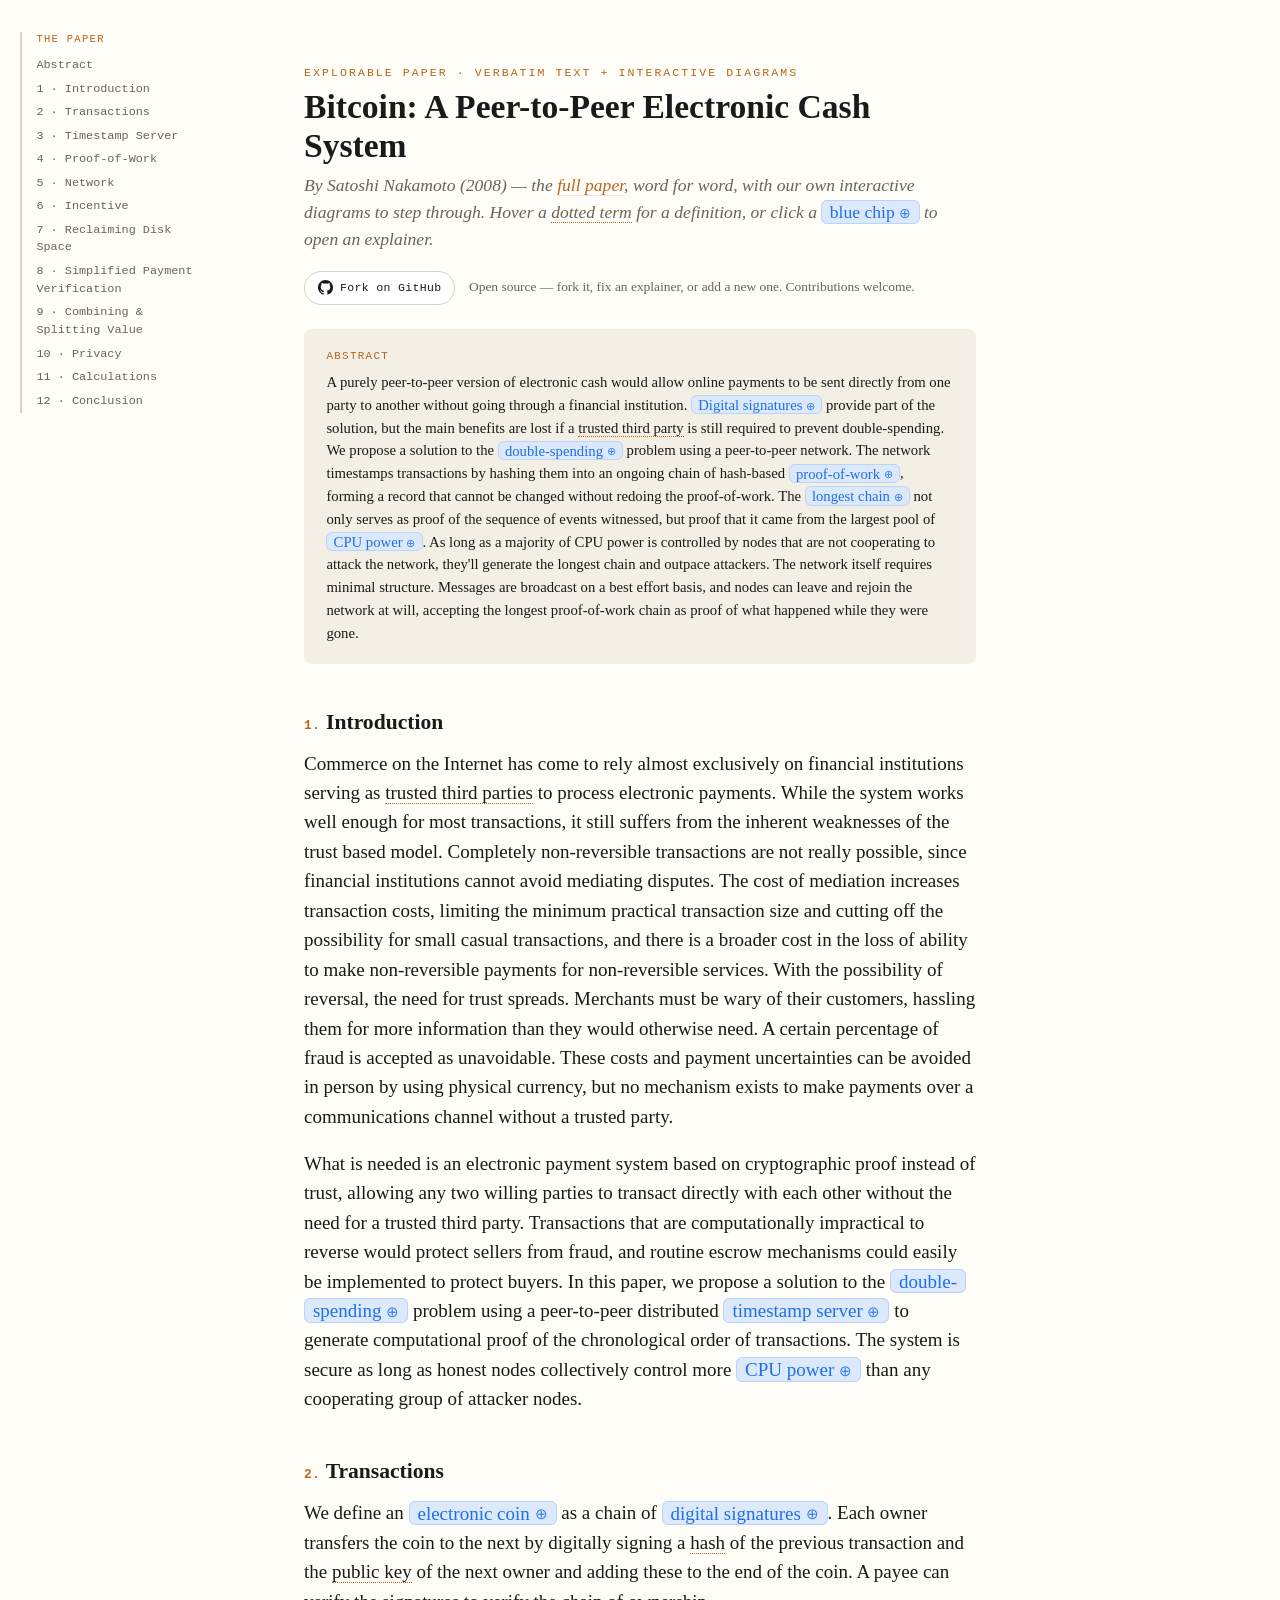
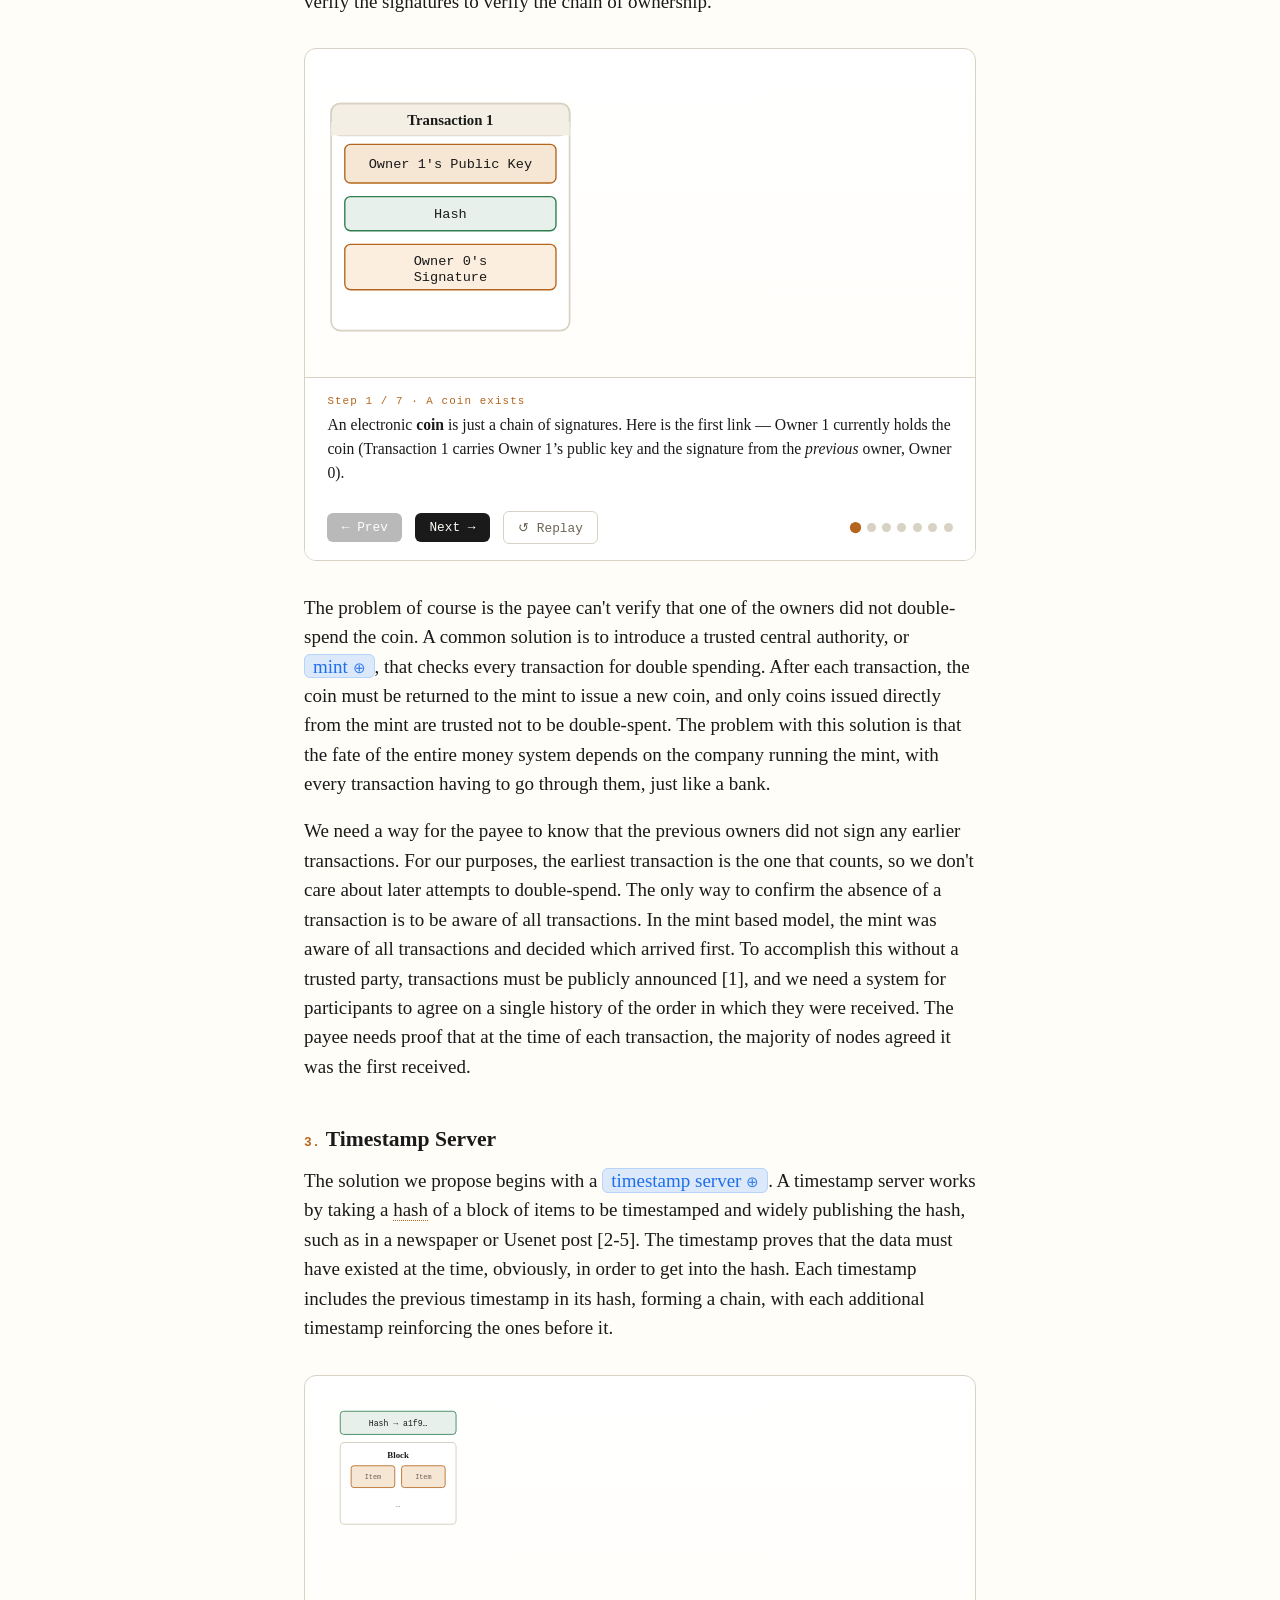
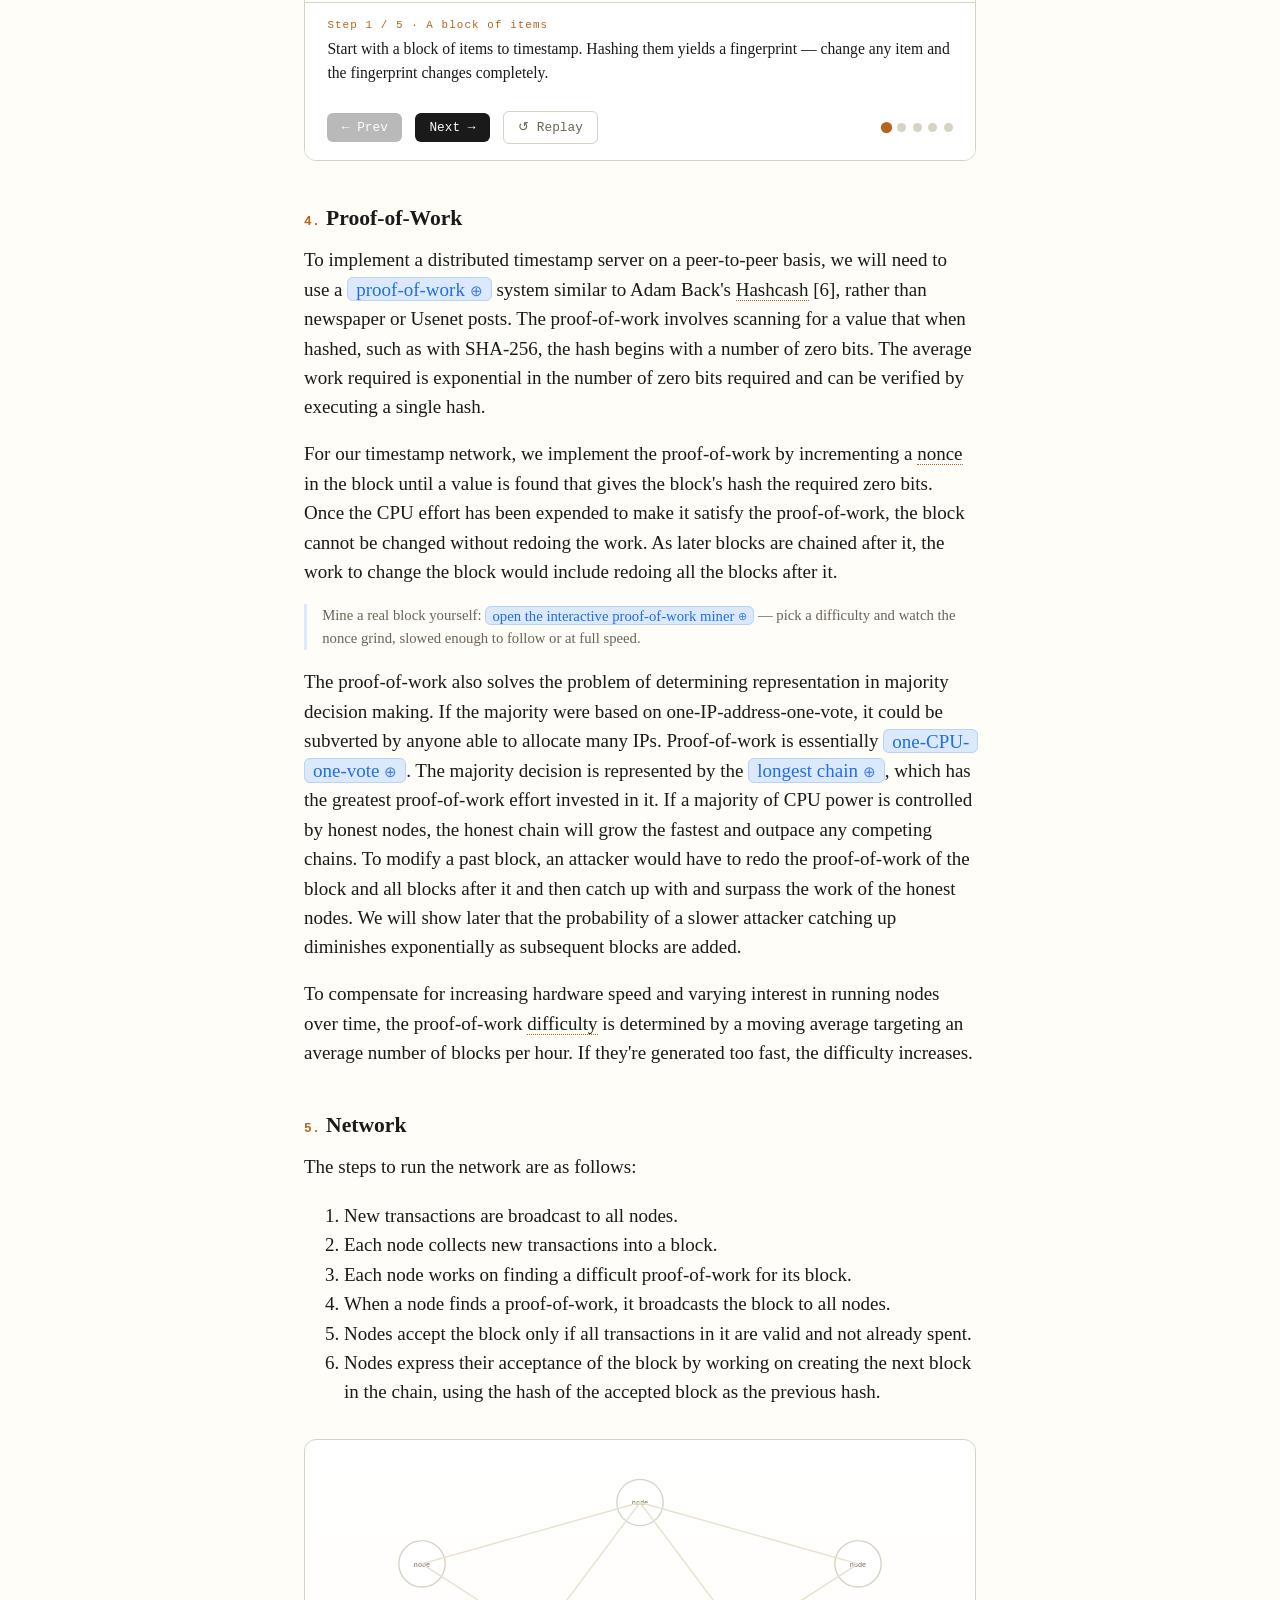
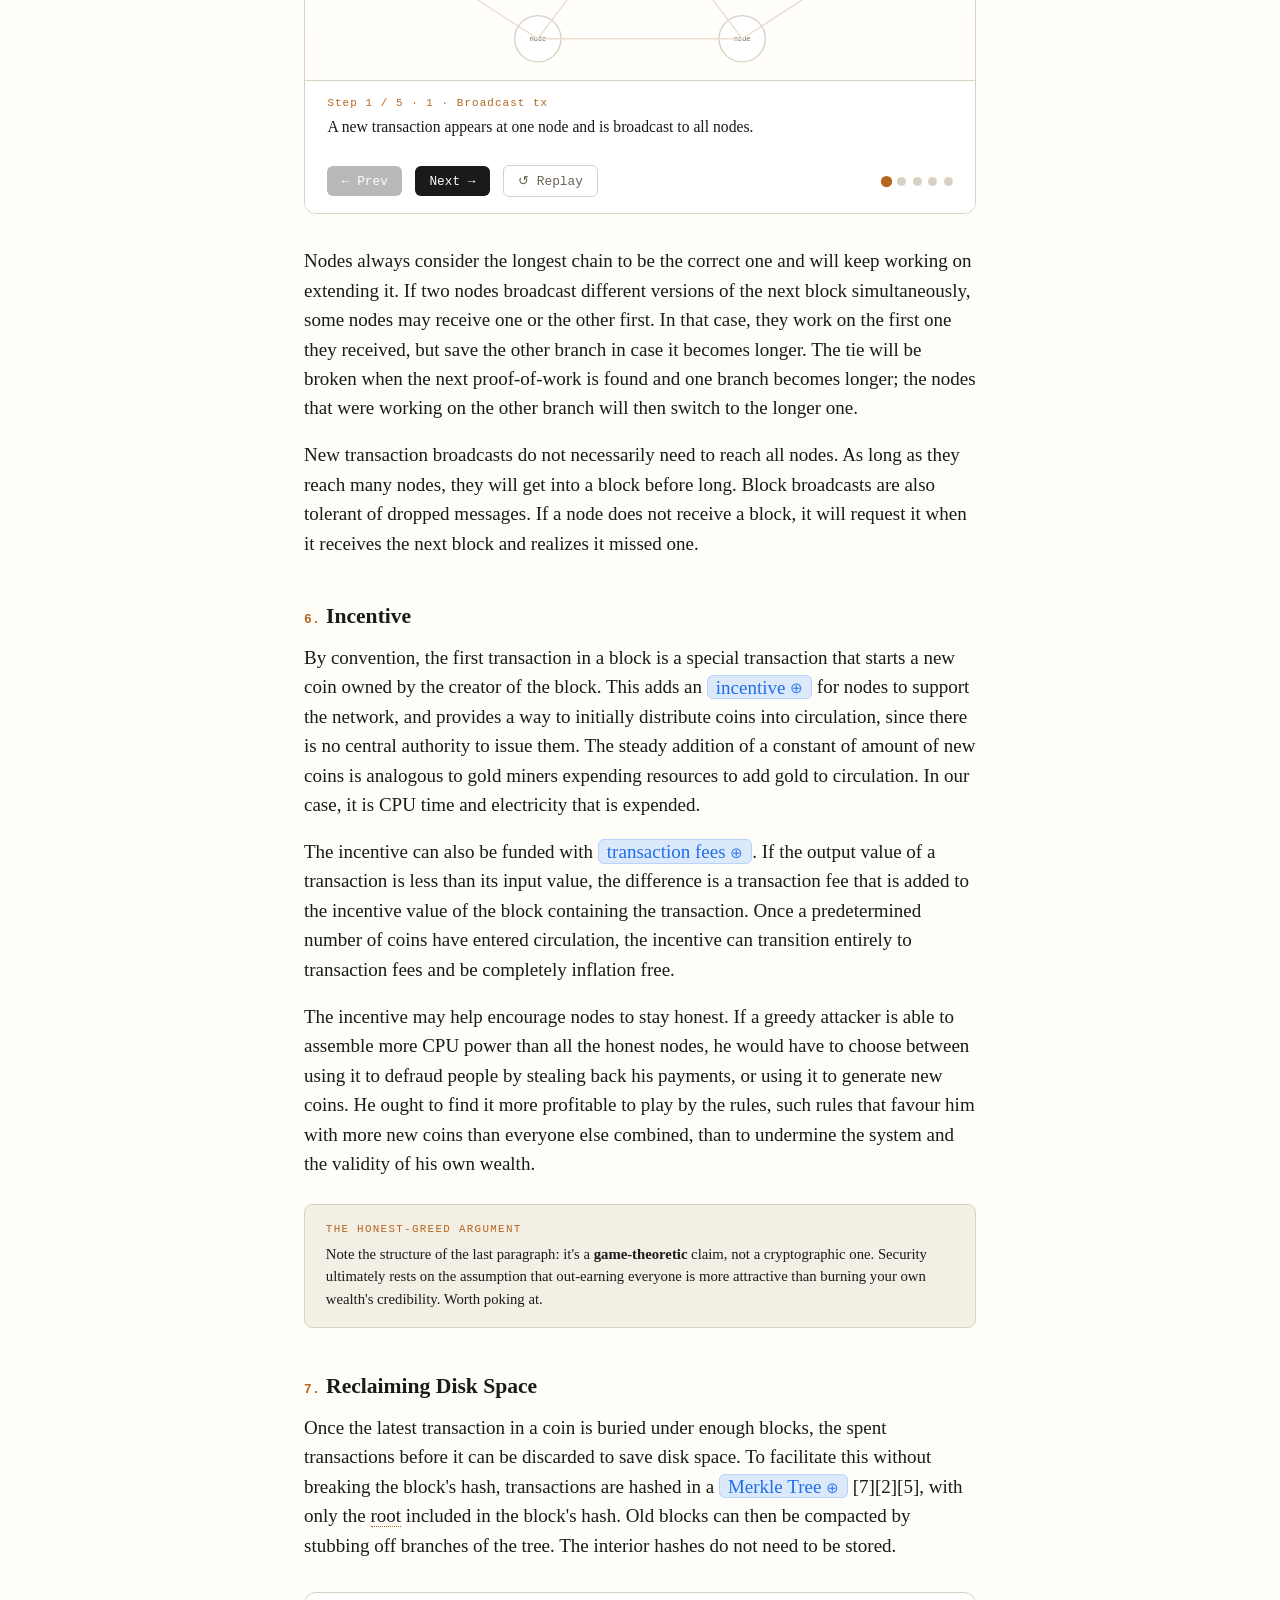
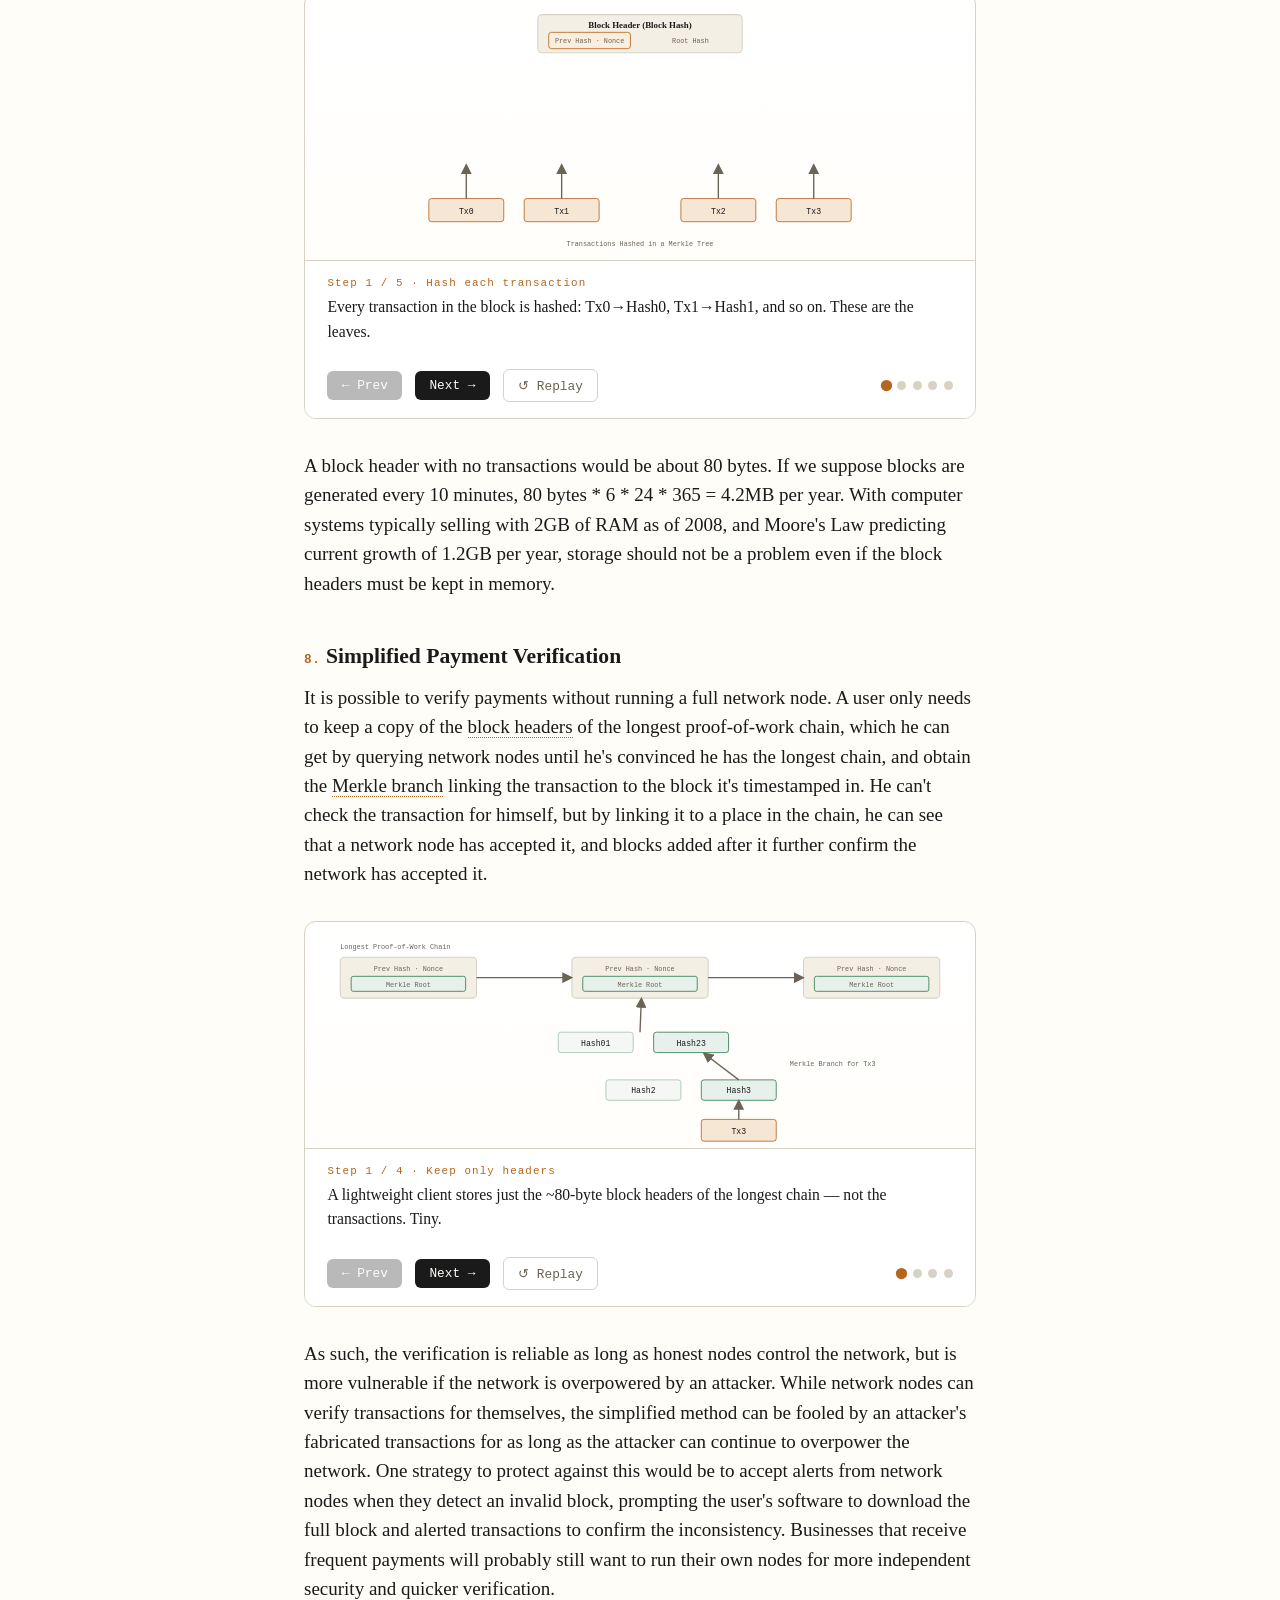
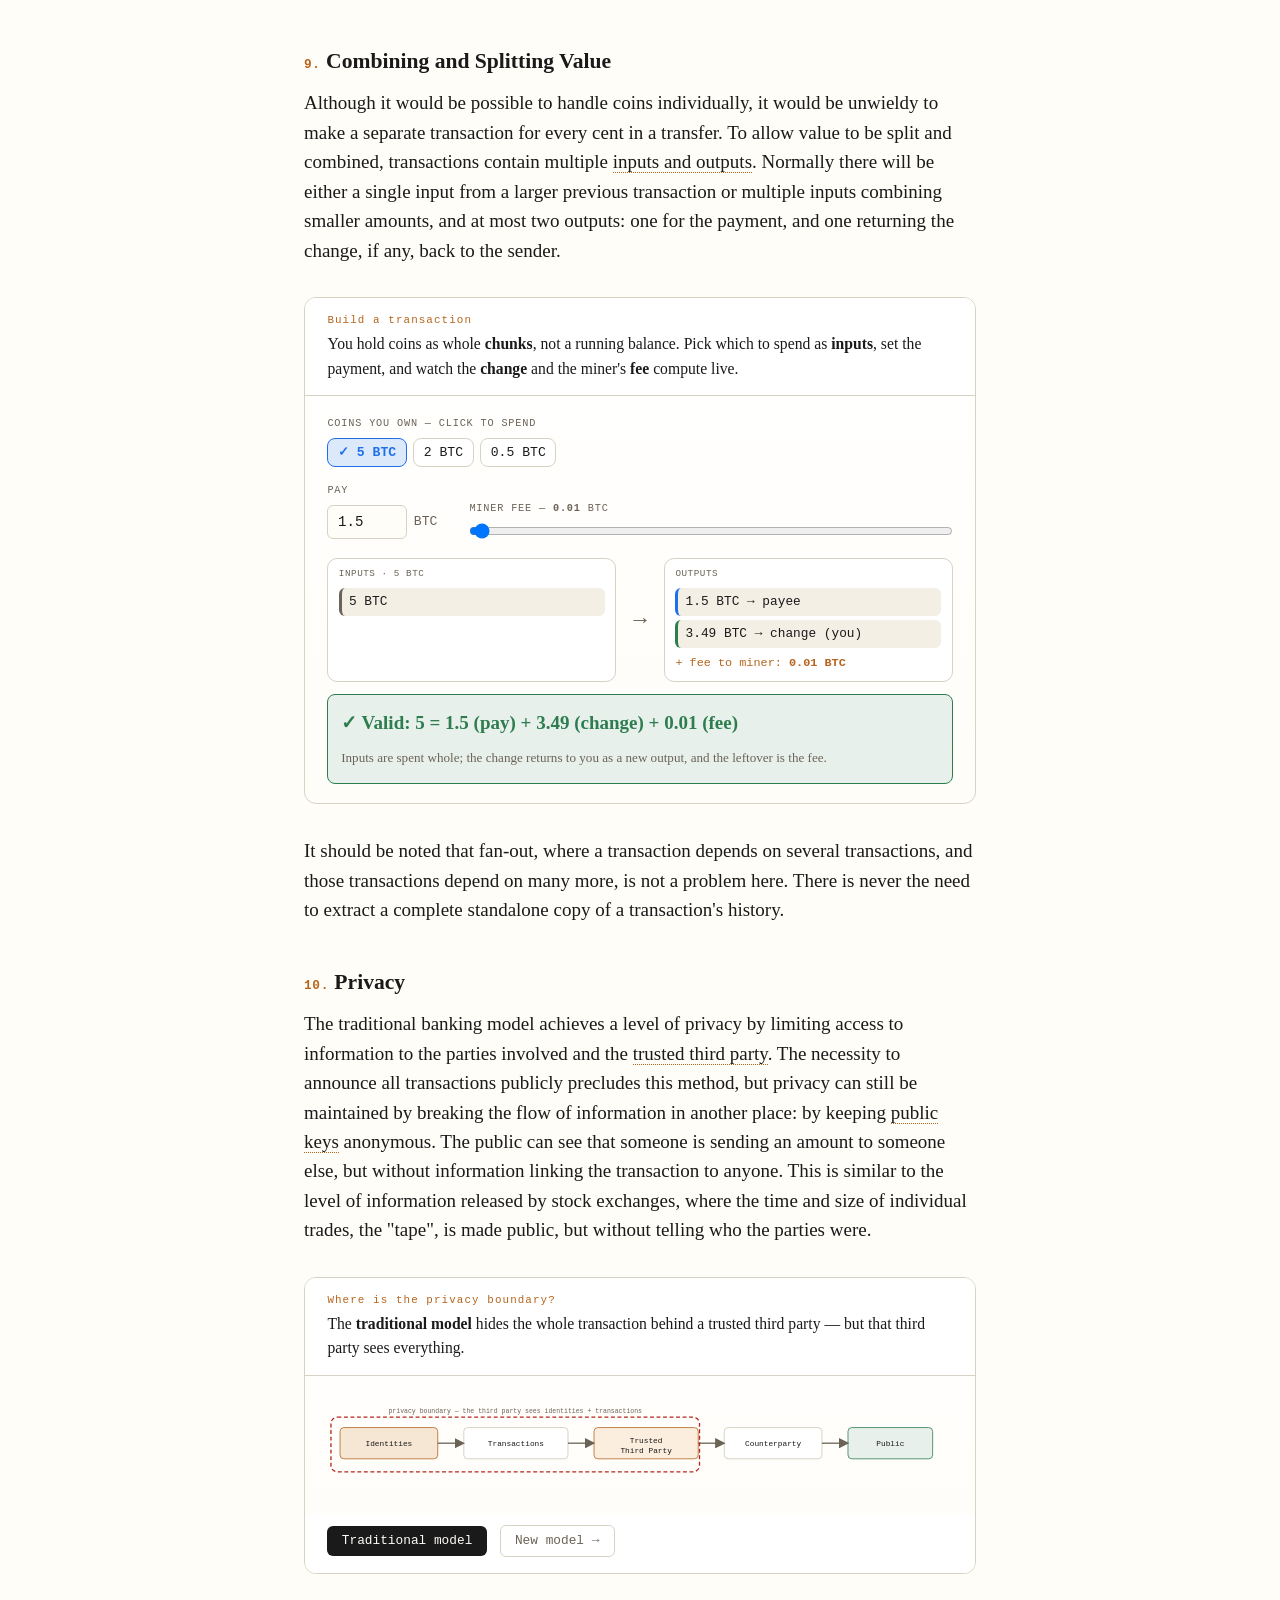
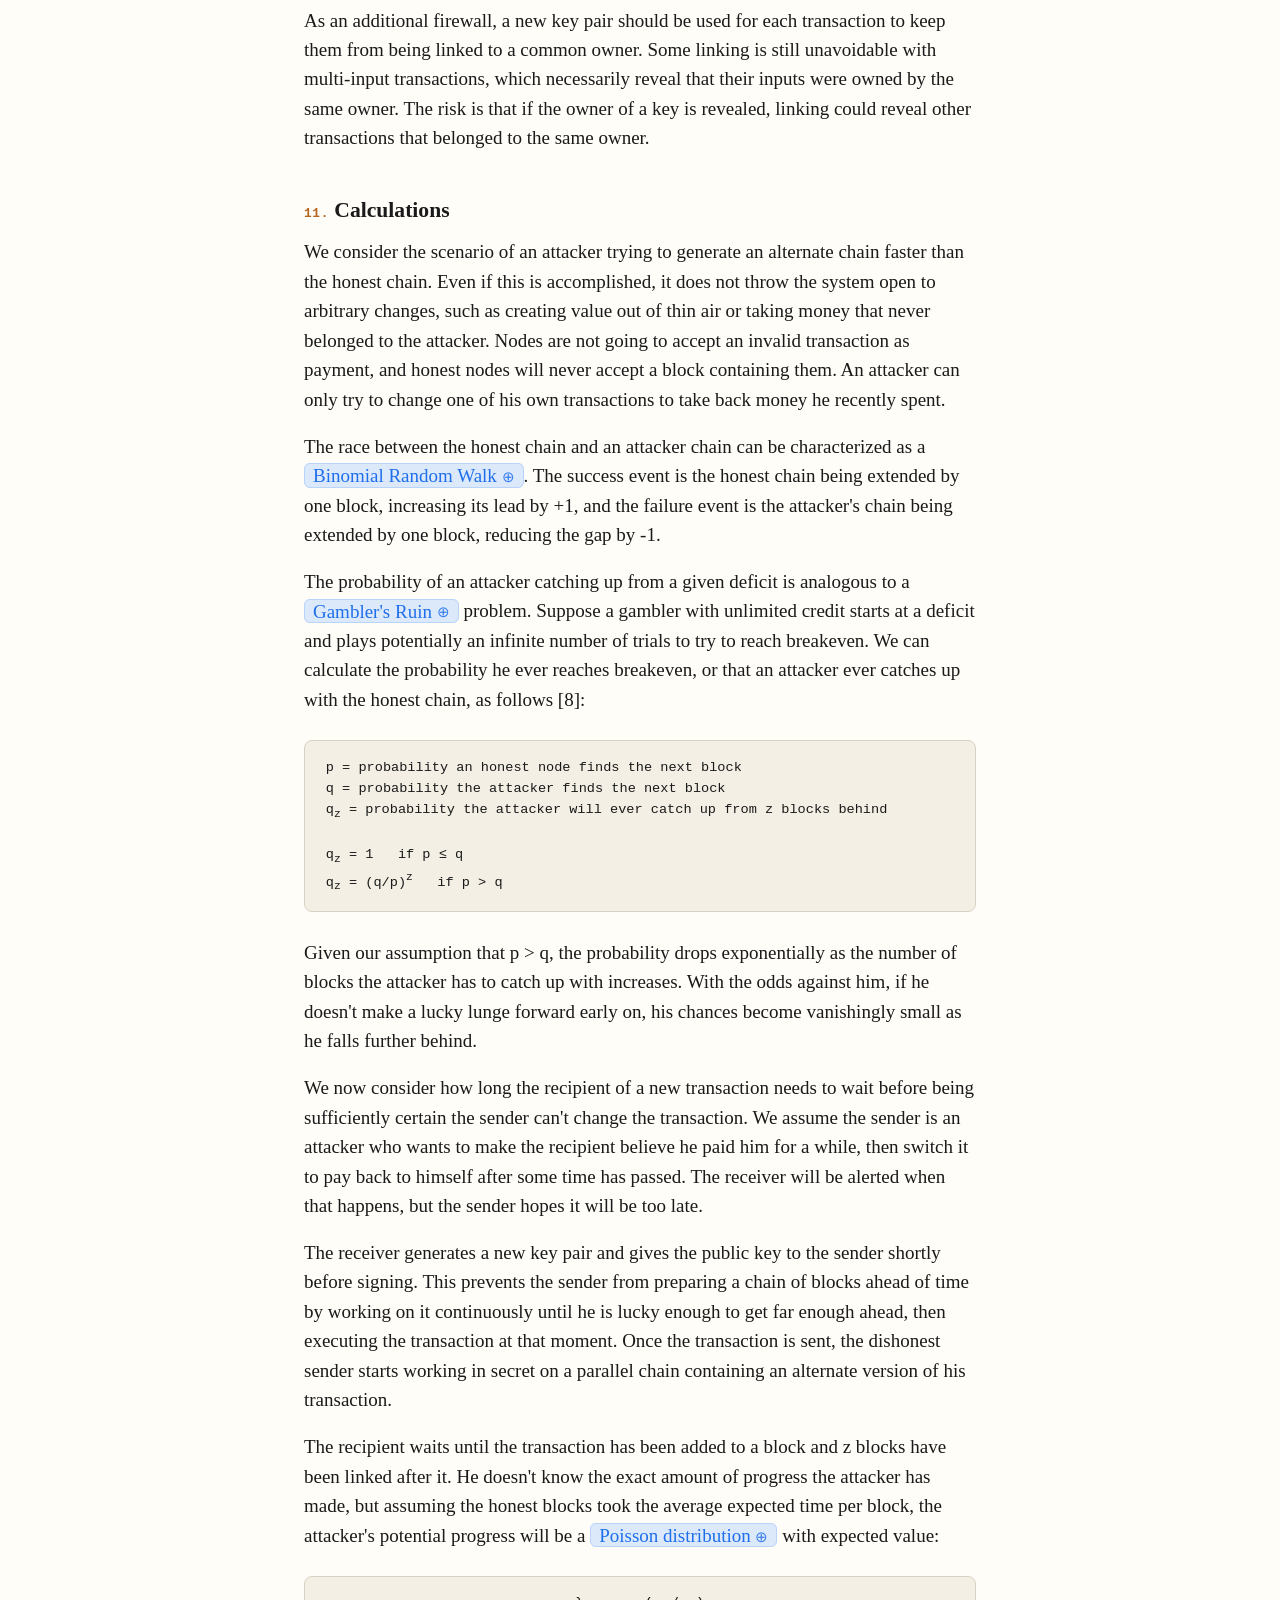
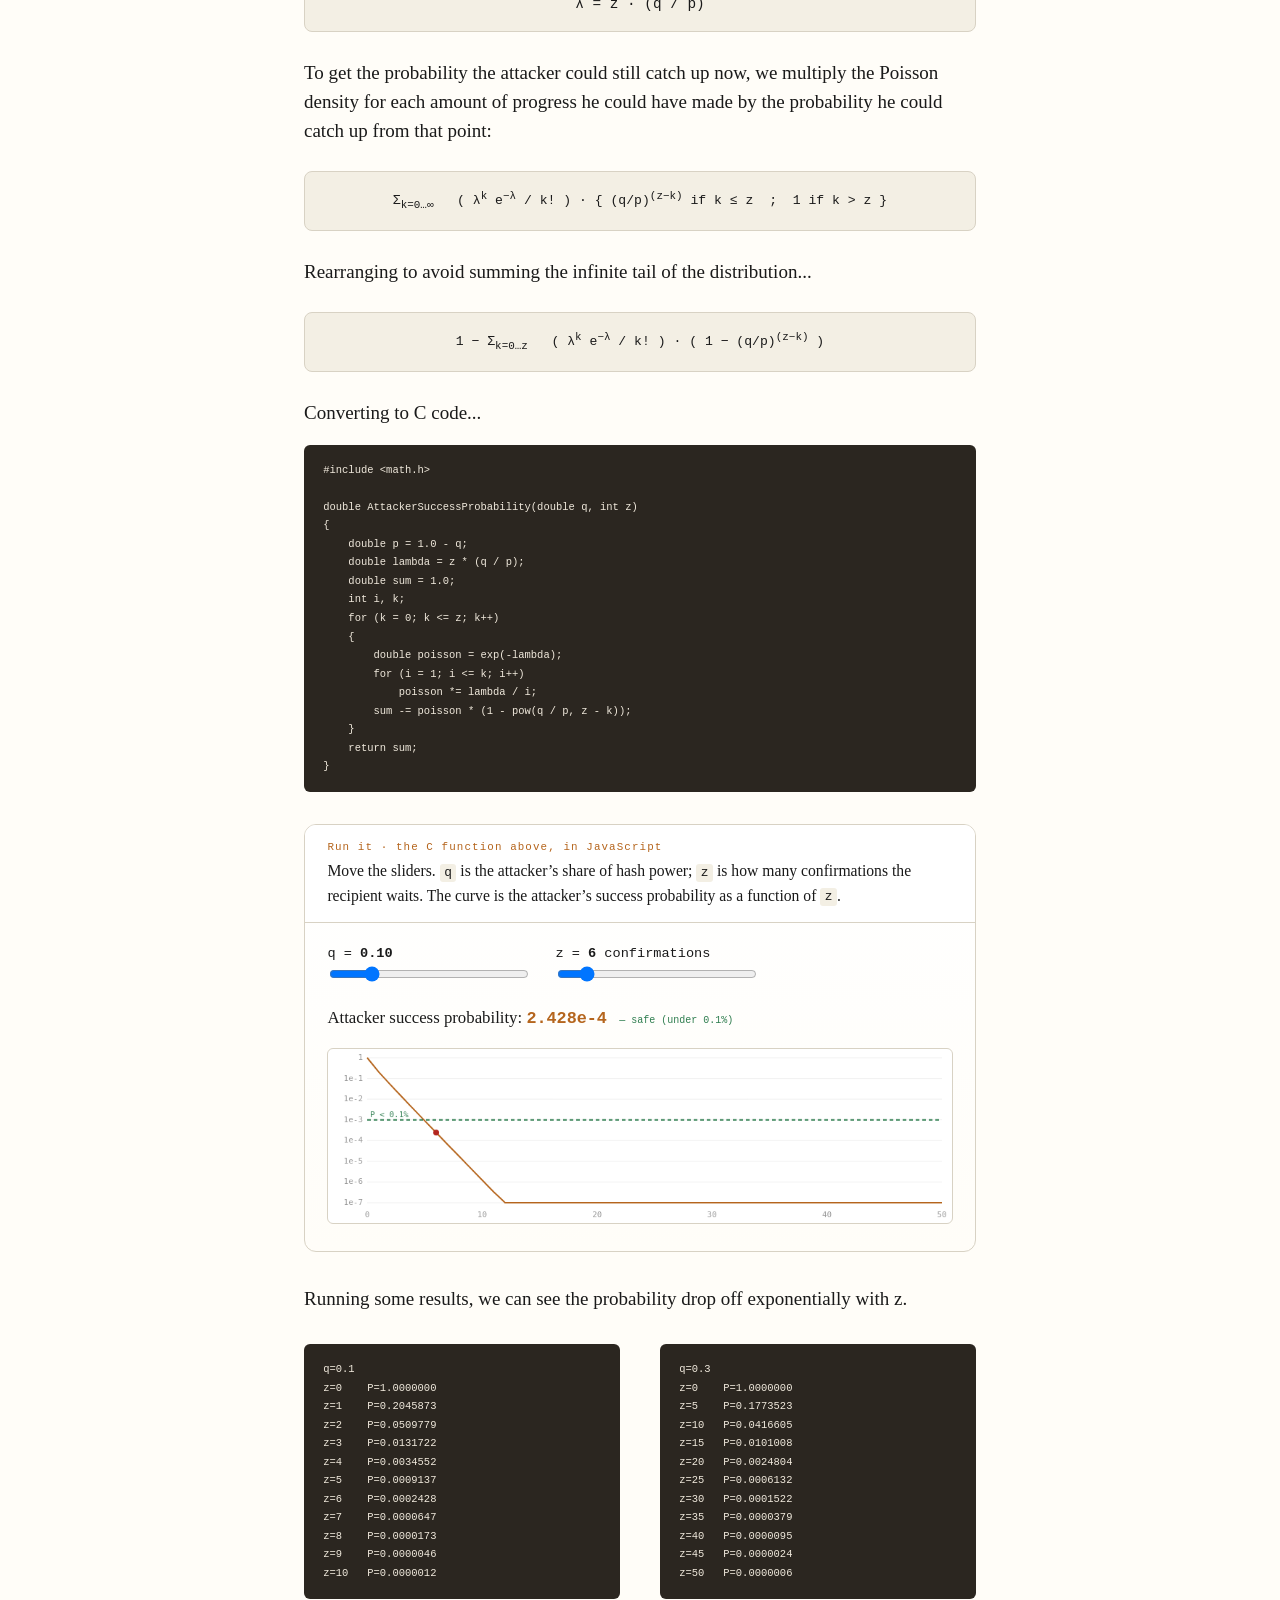
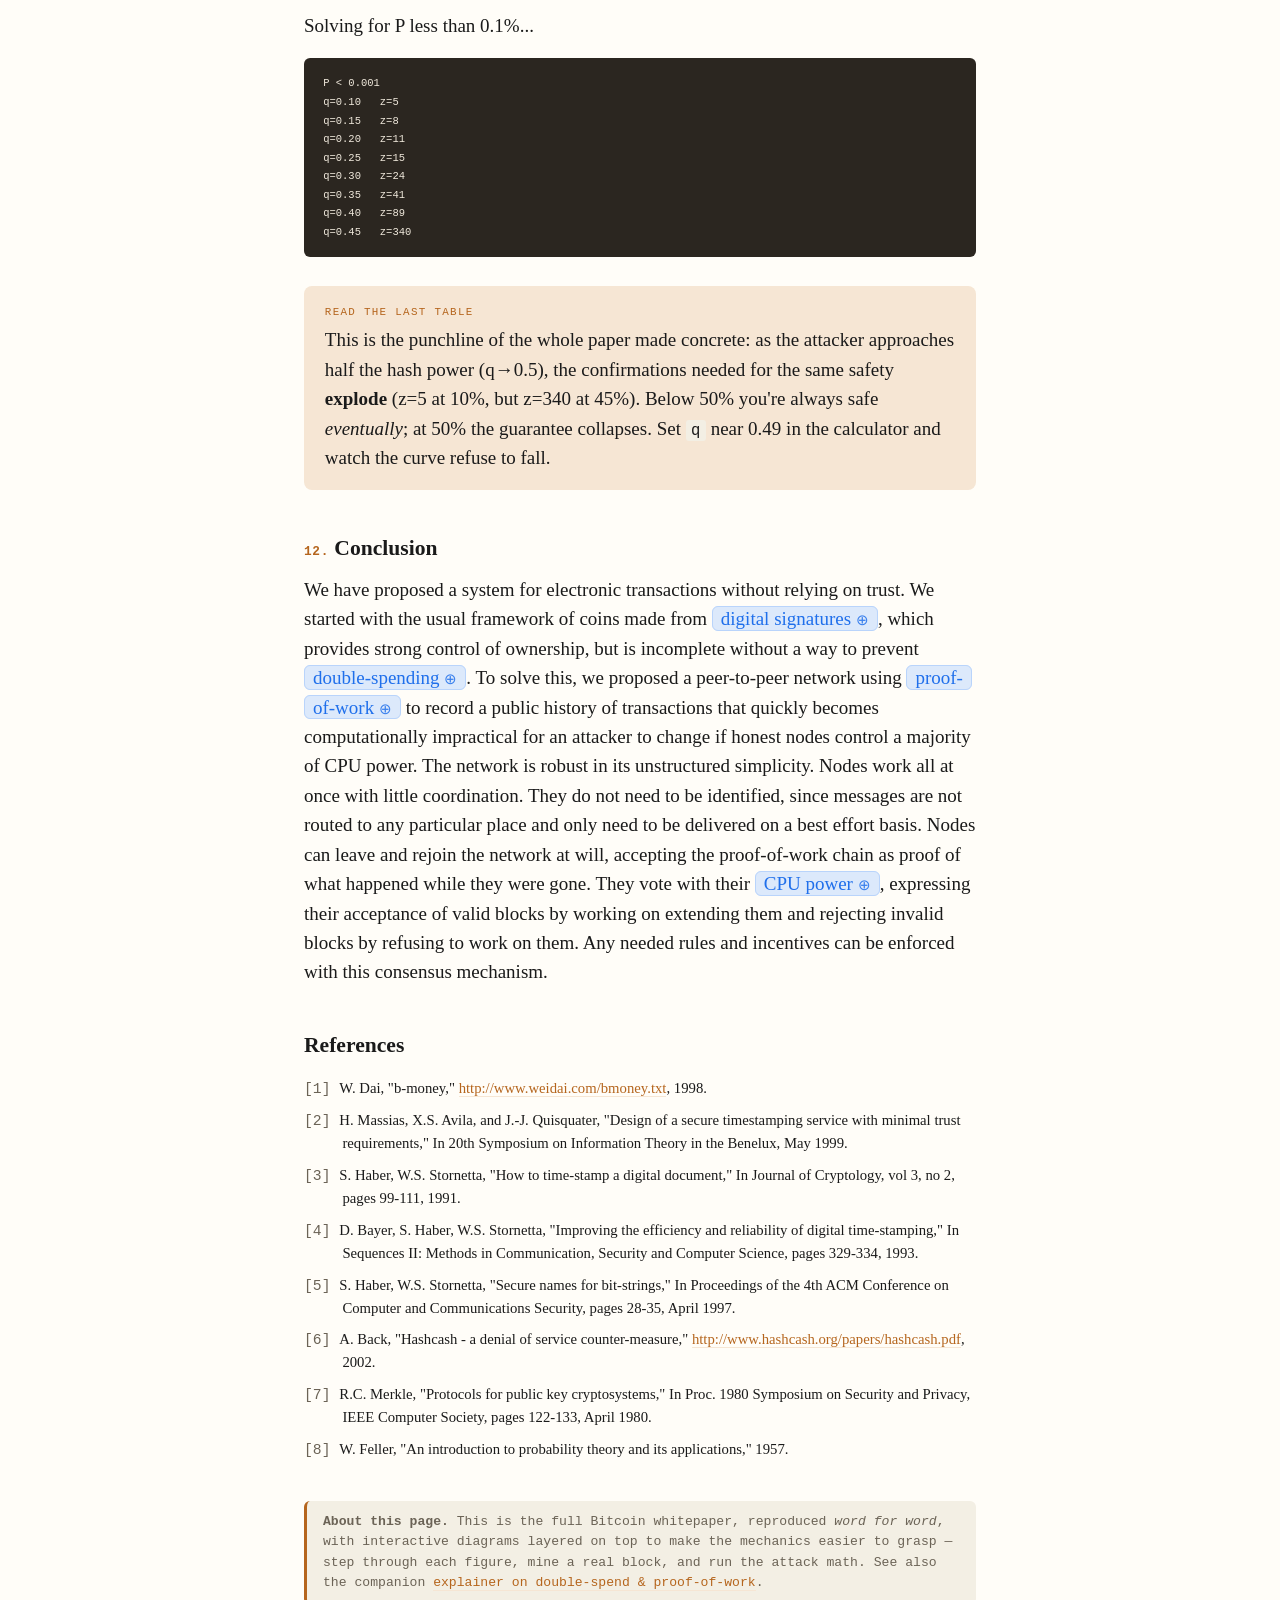
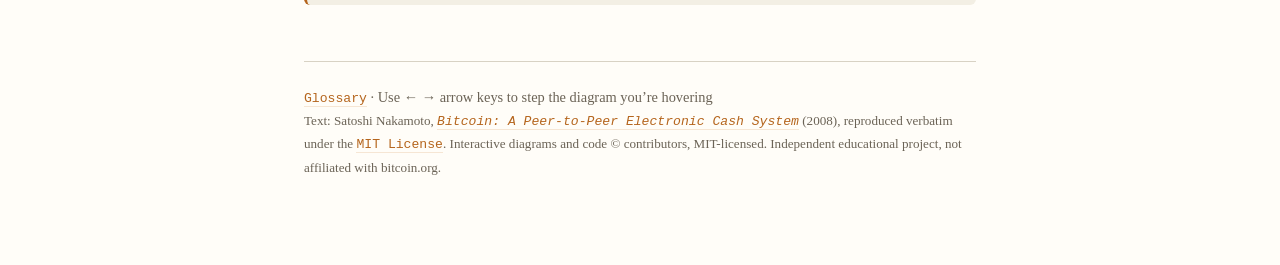
<file: index.html>
<!DOCTYPE html>
<html lang="en">
<head>
<meta charset="utf-8">
<meta name="viewport" content="width=device-width, initial-scale=1">
<title>Bitcoin: A Peer-to-Peer Electronic Cash System — Explorable</title>
<link rel="stylesheet" href="assets/style.css">
</head>
<body>

<nav class="paper-toc" aria-label="Contents">
  <div class="toc-head">The Paper</div>
  <a href="#sec-abstract">Abstract</a>
  <a href="#sec-1">1 · Introduction</a>
  <a href="#sec-2">2 · Transactions</a>
  <a href="#sec-3">3 · Timestamp Server</a>
  <a href="#sec-4">4 · Proof-of-Work</a>
  <a href="#sec-5">5 · Network</a>
  <a href="#sec-6">6 · Incentive</a>
  <a href="#sec-7">7 · Reclaiming Disk Space</a>
  <a href="#sec-8">8 · Simplified Payment Verification</a>
  <a href="#sec-9">9 · Combining &amp; Splitting Value</a>
  <a href="#sec-10">10 · Privacy</a>
  <a href="#sec-11">11 · Calculations</a>
  <a href="#sec-12">12 · Conclusion</a>
</nav>

<div class="kicker">Explorable Paper · Verbatim text + interactive diagrams</div>
<h1>Bitcoin: A Peer-to-Peer Electronic Cash System</h1>
<p class="subtitle">By Satoshi Nakamoto (2008) — the <a href="https://bitcoin.org/bitcoin.pdf">full paper</a>, word for word, with our own interactive diagrams to step through. Hover a <span class="term" data-term="hash">dotted term</span> for a definition, or click a <span class="chip-demo">blue chip<span class="ex-glyph" aria-hidden="true">⊕</span></span> to open an explainer.</p>

<div class="gh-cta">
  <a class="gh-badge" href="https://github.com/saif97/interactive-papers" aria-label="Fork this project on GitHub">
    <svg viewBox="0 0 16 16" aria-hidden="true"><path d="M8 0C3.58 0 0 3.58 0 8c0 3.54 2.29 6.53 5.47 7.59.4.07.55-.17.55-.38 0-.19-.01-.82-.01-1.49-2.01.37-2.53-.49-2.69-.94-.09-.23-.48-.94-.82-1.13-.28-.15-.68-.52-.01-.53.63-.01 1.08.58 1.23.82.72 1.21 1.87.87 2.33.66.07-.52.28-.87.51-1.07-1.78-.2-3.64-.89-3.64-3.95 0-.87.31-1.59.82-2.15-.08-.2-.36-1.02.08-2.12 0 0 .67-.21 2.2.82.64-.18 1.32-.27 2-.27.68 0 1.36.09 2 .27 1.53-1.04 2.2-.82 2.2-.82.44 1.1.16 1.92.08 2.12.51.56.82 1.27.82 2.15 0 3.07-1.87 3.75-3.65 3.95.29.25.54.73.54 1.48 0 1.07-.01 1.93-.01 2.2 0 .21.15.46.55.38A8.013 8.013 0 0016 8c0-4.42-3.58-8-8-8z"/></svg><span class="gh-text">Fork on GitHub</span></a>
  <span class="gh-note">Open source — fork it, fix an explainer, or add a new one. Contributions welcome.</span>
</div>

<section class="paper-section" id="sec-abstract">
<div class="paper-abstract">
  <span class="label">Abstract</span>
  A purely peer-to-peer version of electronic cash would allow online payments to be sent directly from one party to another without going through a financial institution. <span class="term" data-term="digital-signatures">Digital signatures</span> provide part of the solution, but the main benefits are lost if a <span class="term" data-term="trusted-third-party">trusted third party</span> is still required to prevent double-spending. We propose a solution to the <span class="term" data-term="double-spending">double-spending</span> problem using a peer-to-peer network. The network timestamps transactions by hashing them into an ongoing chain of hash-based <span class="term" data-term="proof-of-work">proof-of-work</span>, forming a record that cannot be changed without redoing the proof-of-work. The <span class="term" data-term="longest-chain">longest chain</span> not only serves as proof of the sequence of events witnessed, but proof that it came from the largest pool of <span class="term" data-term="cpu-power">CPU power</span>. As long as a majority of CPU power is controlled by nodes that are not cooperating to attack the network, they'll generate the longest chain and outpace attackers. The network itself requires minimal structure. Messages are broadcast on a best effort basis, and nodes can leave and rejoin the network at will, accepting the longest proof-of-work chain as proof of what happened while they were gone.
</div>
</section>

<div class="paper-body">

<section class="paper-section" id="sec-1">
<h2><span class="secnum">1.</span> Introduction</h2>
<p>Commerce on the Internet has come to rely almost exclusively on financial institutions serving as <span class="term" data-term="trusted-third-party">trusted third parties</span> to process electronic payments. While the system works well enough for most transactions, it still suffers from the inherent weaknesses of the trust based model. Completely non-reversible transactions are not really possible, since financial institutions cannot avoid mediating disputes. The cost of mediation increases transaction costs, limiting the minimum practical transaction size and cutting off the possibility for small casual transactions, and there is a broader cost in the loss of ability to make non-reversible payments for non-reversible services. With the possibility of reversal, the need for trust spreads. Merchants must be wary of their customers, hassling them for more information than they would otherwise need. A certain percentage of fraud is accepted as unavoidable. These costs and payment uncertainties can be avoided in person by using physical currency, but no mechanism exists to make payments over a communications channel without a trusted party.</p>
<p>What is needed is an electronic payment system based on cryptographic proof instead of trust, allowing any two willing parties to transact directly with each other without the need for a trusted third party. Transactions that are computationally impractical to reverse would protect sellers from fraud, and routine escrow mechanisms could easily be implemented to protect buyers. In this paper, we propose a solution to the <span class="term" data-term="double-spending">double-spending</span> problem using a peer-to-peer distributed <span class="term" data-term="timestamp-server">timestamp server</span> to generate computational proof of the chronological order of transactions. The system is secure as long as honest nodes collectively control more <span class="term" data-term="cpu-power">CPU power</span> than any cooperating group of attacker nodes.</p>
</section>

<section class="paper-section" id="sec-2">
<h2><span class="secnum">2.</span> Transactions</h2>
<p>We define an <span class="term" data-term="electronic-coin">electronic coin</span> as a chain of <span class="term" data-term="digital-signatures">digital signatures</span>. Each owner transfers the coin to the next by digitally signing a <span class="term" data-term="hash">hash</span> of the previous transaction and the <span class="term" data-term="public-key">public key</span> of the next owner and adding these to the end of the coin. A payee can verify the signatures to verify the chain of ownership.</p>

<figure class="explorable" id="fig1" aria-label="Interactive: the transaction chain">
  <div class="stage">
    <svg viewBox="0 0 960 470" role="img">
      <defs>
        <marker id="ah" markerWidth="9" markerHeight="9" refX="7" refY="4.5" orient="auto"><path d="M0,0 L9,4.5 L0,9 Z" fill="#6b6356"/></marker>
        <marker id="ah-v" markerWidth="9" markerHeight="9" refX="7" refY="4.5" orient="auto"><path d="M0,0 L9,4.5 L0,9 Z" fill="#2e7d4f"/></marker>
        <marker id="ah-s" markerWidth="9" markerHeight="9" refX="7" refY="4.5" orient="auto"><path d="M0,0 L9,4.5 L0,9 Z" fill="#6b4fa0"/></marker>
        <marker id="ah-bad" markerWidth="9" markerHeight="9" refX="7" refY="4.5" orient="auto"><path d="M0,0 L9,4.5 L0,9 Z" fill="#b3261e"/></marker>
      </defs>
      <g id="g-main">
        <g id="g1">
          <rect class="dg-card" x="40" y="64" width="210" height="200" rx="8"/>
          <rect class="dg-card dg-card-head" x="40" y="64" width="210" height="28" rx="8"/>
          <rect class="dg-card-head" x="40" y="80" width="210" height="12"/>
          <text class="dg-title" x="145" y="83" text-anchor="middle">Transaction 1</text>
          <rect class="dg-key" x="52" y="100" width="186" height="34" rx="5"/>
          <text class="dg-label" x="145" y="121" text-anchor="middle">Owner 1's Public Key</text>
          <rect class="dg-hash" x="52" y="146" width="186" height="30" rx="5"/>
          <text class="dg-label" x="145" y="165" text-anchor="middle">Hash</text>
          <rect class="dg-sig" x="52" y="188" width="186" height="40" rx="5"/>
          <text class="dg-label" x="145" y="206" text-anchor="middle">Owner 0's</text>
          <text class="dg-label" x="145" y="220" text-anchor="middle">Signature</text>
        </g>
        <g id="pk1priv">
          <rect class="dg-priv" x="52" y="336" width="186" height="40" rx="5"/>
          <text class="dg-label" x="145" y="354" text-anchor="middle">Owner 1's</text>
          <text class="dg-label" x="145" y="368" text-anchor="middle">Private Key</text>
        </g>
        <g id="c2-frame">
          <rect class="dg-card" x="375" y="64" width="210" height="200" rx="8"/>
          <rect class="dg-card dg-card-head" x="375" y="64" width="210" height="28" rx="8"/>
          <rect class="dg-card-head" x="375" y="80" width="210" height="12"/>
          <text class="dg-title" x="480" y="83" text-anchor="middle">Transaction 2</text>
        </g>
        <g id="c2-pk"><rect class="dg-key" x="387" y="100" width="186" height="34" rx="5"/><text class="dg-label" x="480" y="121" text-anchor="middle">Owner 2's Public Key</text></g>
        <g id="c2-hash"><rect class="dg-hash" x="387" y="146" width="186" height="30" rx="5"/><text class="dg-label" x="480" y="165" text-anchor="middle">Hash</text></g>
        <g id="c2-sig"><rect class="dg-sig" x="387" y="188" width="186" height="40" rx="5"/><text class="dg-label" x="480" y="206" text-anchor="middle">Owner 1's</text><text class="dg-label" x="480" y="220" text-anchor="middle">Signature</text></g>
        <g id="linkA"><path class="dg-arrow" d="M250,161 C310,161 330,161 385,161" marker-end="url(#ah)"/><text class="dg-arrow-label dg-sub" x="300" y="153" text-anchor="middle">prev. tx</text></g>
        <g id="linkB"><path class="dg-arrow" d="M480,134 L480,144" marker-end="url(#ah)"/><text class="dg-arrow-label dg-sub" x="540" y="142" text-anchor="middle">+ next pubkey</text></g>
        <g id="arrow-sign1"><path class="dg-arrow dg-arrow-sign" d="M180,336 C230,300 320,250 386,212" marker-end="url(#ah-s)"/><text class="dg-arrow-label" x="300" y="300" fill="#6b4fa0">Sign</text></g>
        <g id="arrow-verify1"><path class="dg-arrow dg-arrow-verify" d="M385,205 C330,235 305,235 252,212" marker-end="url(#ah-v)"/><text class="dg-arrow-label" x="318" y="252" fill="#2e7d4f">Verify</text></g>
        <g id="g3">
          <rect class="dg-card" x="710" y="64" width="210" height="200" rx="8"/>
          <rect class="dg-card dg-card-head" x="710" y="64" width="210" height="28" rx="8"/>
          <rect class="dg-card-head" x="710" y="80" width="210" height="12"/>
          <text class="dg-title" x="815" y="83" text-anchor="middle">Transaction 3</text>
          <rect class="dg-key" x="722" y="100" width="186" height="34" rx="5"/><text class="dg-label" x="815" y="121" text-anchor="middle">Owner 3's Public Key</text>
          <rect class="dg-hash" x="722" y="146" width="186" height="30" rx="5"/><text class="dg-label" x="815" y="165" text-anchor="middle">Hash</text>
          <rect class="dg-sig" x="722" y="188" width="186" height="40" rx="5"/><text class="dg-label" x="815" y="206" text-anchor="middle">Owner 2's</text><text class="dg-label" x="815" y="220" text-anchor="middle">Signature</text>
          <rect class="dg-priv" x="387" y="336" width="186" height="40" rx="5"/><text class="dg-label" x="480" y="354" text-anchor="middle">Owner 2's</text><text class="dg-label" x="480" y="368" text-anchor="middle">Private Key</text>
          <path class="dg-arrow dg-arrow-sign" d="M515,336 C565,300 655,250 721,212" marker-end="url(#ah-s)"/><text class="dg-arrow-label" x="635" y="300" fill="#6b4fa0">Sign</text>
          <path class="dg-arrow dg-arrow-verify" d="M720,205 C665,235 640,235 587,212" marker-end="url(#ah-v)"/><text class="dg-arrow-label" x="653" y="252" fill="#2e7d4f">Verify</text>
        </g>
      </g>
      <g id="g-ghost">
        <path class="dg-arrow" stroke="#b3261e" stroke-dasharray="5 4" d="M145,264 C145,300 150,400 250,408" marker-end="url(#ah-bad)"/>
        <rect class="dg-ghost" x="270" y="388" width="210" height="44" rx="6"/>
        <text class="dg-label" x="375" y="406" text-anchor="middle" fill="#b3261e">Owner X's Public Key</text>
        <text class="dg-sub" x="375" y="422" text-anchor="middle" fill="#b3261e">(same coin, signed again?)</text>
        <text class="dg-bad" x="60" y="420">double-spend?</text>
      </g>
    </svg>
  </div>
  <figcaption class="caption"></figcaption>
  <div class="controls"><button data-prev>← Prev</button><button data-next>Next →</button><button class="replay" data-replay>↺ Replay</button><div class="dots"></div></div>
</figure>

<p>The problem of course is the payee can't verify that one of the owners did not double-spend the coin. A common solution is to introduce a trusted central authority, or <span class="term" data-term="mint">mint</span>, that checks every transaction for double spending. After each transaction, the coin must be returned to the mint to issue a new coin, and only coins issued directly from the mint are trusted not to be double-spent. The problem with this solution is that the fate of the entire money system depends on the company running the mint, with every transaction having to go through them, just like a bank.</p>
<p>We need a way for the payee to know that the previous owners did not sign any earlier transactions. For our purposes, the earliest transaction is the one that counts, so we don't care about later attempts to double-spend. The only way to confirm the absence of a transaction is to be aware of all transactions. In the mint based model, the mint was aware of all transactions and decided which arrived first. To accomplish this without a trusted party, transactions must be publicly announced [1], and we need a system for participants to agree on a single history of the order in which they were received. The payee needs proof that at the time of each transaction, the majority of nodes agreed it was the first received.</p>
</section>

<section class="paper-section" id="sec-3">
<h2><span class="secnum">3.</span> Timestamp Server</h2>
<p>The solution we propose begins with a <span class="term" data-term="timestamp-server">timestamp server</span>. A timestamp server works by taking a <span class="term" data-term="hash">hash</span> of a block of items to be timestamped and widely publishing the hash, such as in a newspaper or Usenet post [2-5]. The timestamp proves that the data must have existed at the time, obviously, in order to get into the hash. Each timestamp includes the previous timestamp in its hash, forming a chain, with each additional timestamp reinforcing the ones before it.</p>

<figure class="explorable" id="fig-ts">
  <div class="stage">
    <svg viewBox="0 0 960 320" role="img">
      <defs>
        <marker id="ts-ah" markerWidth="9" markerHeight="9" refX="7" refY="4.5" orient="auto"><path d="M0,0 L9,4.5 L0,9 Z" fill="#6b6356"/></marker>
        <marker id="ts-bad" markerWidth="9" markerHeight="9" refX="7" refY="4.5" orient="auto"><path d="M0,0 L9,4.5 L0,9 Z" fill="#b3261e"/></marker>
      </defs>
      <g id="ts-main">
        <g id="ts-b1">
          <rect class="dg-hash" x="40" y="40" width="170" height="34" rx="5"/><text class="dg-label" id="ts-h1" x="125" y="62" text-anchor="middle">Hash → a1f9…</text>
          <rect class="dg-card" x="40" y="86" width="170" height="120" rx="6"/><text class="dg-title" x="125" y="108" text-anchor="middle">Block</text>
          <rect class="dg-key" x="56" y="120" width="64" height="32" rx="4"/><text class="dg-sub" x="88" y="140" text-anchor="middle">Item</text>
          <rect class="dg-key" x="130" y="120" width="64" height="32" rx="4"/><text class="dg-sub" x="162" y="140" text-anchor="middle">Item</text>
          <text class="dg-sub" x="125" y="180" text-anchor="middle">…</text>
        </g>
        <g id="ts-b2">
          <rect class="dg-hash" x="320" y="40" width="170" height="34" rx="5"/><text class="dg-label" id="ts-h2" x="405" y="62" text-anchor="middle">Hash → 7c30…</text>
          <rect class="dg-card" x="320" y="86" width="170" height="120" rx="6"/><text class="dg-title" x="405" y="108" text-anchor="middle">Block</text>
          <rect class="dg-sig" x="336" y="120" width="138" height="26" rx="4"/><text class="dg-sub" x="405" y="138" text-anchor="middle">prev. hash a1f9…</text>
          <rect class="dg-key" x="336" y="152" width="64" height="28" rx="4"/><text class="dg-sub" x="368" y="170" text-anchor="middle">Item</text>
          <rect class="dg-key" x="410" y="152" width="64" height="28" rx="4"/><text class="dg-sub" x="442" y="170" text-anchor="middle">Item</text>
        </g>
        <g id="ts-b3">
          <rect class="dg-hash" x="600" y="40" width="170" height="34" rx="5"/><text class="dg-label" x="685" y="62" text-anchor="middle">Hash → e0b2…</text>
          <rect class="dg-card" x="600" y="86" width="170" height="120" rx="6"/><text class="dg-title" x="685" y="108" text-anchor="middle">Block</text>
          <rect class="dg-sig" x="616" y="120" width="138" height="26" rx="4"/><text class="dg-sub" x="685" y="138" text-anchor="middle">prev. hash 7c30…</text>
          <rect class="dg-key" x="616" y="152" width="64" height="28" rx="4"/><text class="dg-sub" x="648" y="170" text-anchor="middle">Item</text>
          <rect class="dg-key" x="690" y="152" width="64" height="28" rx="4"/><text class="dg-sub" x="722" y="170" text-anchor="middle">Item</text>
        </g>
        <path id="ts-link1" class="dg-arrow" d="M210,133 C260,133 280,133 318,133" marker-end="url(#ts-ah)"/>
        <path id="ts-link2" class="dg-arrow" d="M490,133 C540,133 560,133 598,133" marker-end="url(#ts-ah)"/>
      </g>
      <g id="ts-tamper">
        <text class="dg-bad" x="88" y="250" text-anchor="middle">tampered!</text>
        <path class="dg-arrow" stroke="#b3261e" d="M88,150 C88,230 88,235 100,242" marker-end="url(#ts-bad)"/>
        <text class="dg-bad" x="405" y="285" text-anchor="middle">…every hash downstream no longer matches.</text>
      </g>
    </svg>
  </div>
  <figcaption class="caption"></figcaption>
  <div class="controls"><button data-prev>← Prev</button><button data-next>Next →</button><button class="replay" data-replay>↺ Replay</button><div class="dots"></div></div>
</figure>
</section>

<section class="paper-section" id="sec-4">
<h2><span class="secnum">4.</span> Proof-of-Work</h2>
<p>To implement a distributed timestamp server on a peer-to-peer basis, we will need to use a <span class="term" data-term="proof-of-work">proof-of-work</span> system similar to Adam Back's <span class="term" data-term="hashcash">Hashcash</span> [6], rather than newspaper or Usenet posts. The proof-of-work involves scanning for a value that when hashed, such as with SHA-256, the hash begins with a number of zero bits. The average work required is exponential in the number of zero bits required and can be verified by executing a single hash.</p>
<p>For our timestamp network, we implement the proof-of-work by incrementing a <span class="term" data-term="nonce">nonce</span> in the block until a value is found that gives the block's hash the required zero bits. Once the CPU effort has been expended to make it satisfy the proof-of-work, the block cannot be changed without redoing the work. As later blocks are chained after it, the work to change the block would include redoing all the blocks after it.</p>

<p class="explainer-cue">Mine a real block yourself: <span class="term" data-term="proof-of-work">open the interactive proof-of-work miner</span> — pick a difficulty and watch the nonce grind, slowed enough to follow or at full speed.</p>

<p>The proof-of-work also solves the problem of determining representation in majority decision making. If the majority were based on one-IP-address-one-vote, it could be subverted by anyone able to allocate many IPs. Proof-of-work is essentially <span class="term" data-term="one-cpu-one-vote">one-CPU-one-vote</span>. The majority decision is represented by the <span class="term" data-term="longest-chain">longest chain</span>, which has the greatest proof-of-work effort invested in it. If a majority of CPU power is controlled by honest nodes, the honest chain will grow the fastest and outpace any competing chains. To modify a past block, an attacker would have to redo the proof-of-work of the block and all blocks after it and then catch up with and surpass the work of the honest nodes. We will show later that the probability of a slower attacker catching up diminishes exponentially as subsequent blocks are added.</p>
<p>To compensate for increasing hardware speed and varying interest in running nodes over time, the proof-of-work <span class="term" data-term="difficulty">difficulty</span> is determined by a moving average targeting an average number of blocks per hour. If they're generated too fast, the difficulty increases.</p>
</section>

<section class="paper-section" id="sec-5">
<h2><span class="secnum">5.</span> Network</h2>
<p>The steps to run the network are as follows:</p>
<ol>
  <li>New transactions are broadcast to all nodes.</li>
  <li>Each node collects new transactions into a block.</li>
  <li>Each node works on finding a difficult proof-of-work for its block.</li>
  <li>When a node finds a proof-of-work, it broadcasts the block to all nodes.</li>
  <li>Nodes accept the block only if all transactions in it are valid and not already spent.</li>
  <li>Nodes express their acceptance of the block by working on creating the next block in the chain, using the hash of the accepted block as the previous hash.</li>
</ol>

<figure class="explorable" id="fig-net">
  <div class="stage">
    <svg viewBox="0 0 960 340" role="img">
      <defs><marker id="net-ah" markerWidth="8" markerHeight="8" refX="6" refY="4" orient="auto"><path d="M0,0 L8,4 L0,8 Z" fill="#b5651d"/></marker></defs>
      <g id="net-nodes">
        <circle class="net-node" cx="160" cy="170" r="34" fill="#fff" stroke="#d8d2c4" stroke-width="2"/><text class="dg-sub" x="160" y="174" text-anchor="middle">node</text>
        <circle class="net-node" cx="480" cy="80" r="34" fill="#fff" stroke="#d8d2c4" stroke-width="2"/><text class="dg-sub" x="480" y="84" text-anchor="middle">node</text>
        <circle class="net-node" cx="800" cy="170" r="34" fill="#fff" stroke="#d8d2c4" stroke-width="2"/><text class="dg-sub" x="800" y="174" text-anchor="middle">node</text>
        <circle class="net-node" cx="330" cy="280" r="34" fill="#fff" stroke="#d8d2c4" stroke-width="2"/><text class="dg-sub" x="330" y="284" text-anchor="middle">node</text>
        <circle class="net-node" cx="630" cy="280" r="34" fill="#fff" stroke="#d8d2c4" stroke-width="2"/><text class="dg-sub" x="630" y="284" text-anchor="middle">node</text>
        <line class="net-edge" x1="160" y1="170" x2="480" y2="80" stroke="#eadfce" stroke-width="2"/>
        <line class="net-edge" x1="480" y1="80" x2="800" y2="170" stroke="#eadfce" stroke-width="2"/>
        <line class="net-edge" x1="160" y1="170" x2="330" y2="280" stroke="#eadfce" stroke-width="2"/>
        <line class="net-edge" x1="330" y1="280" x2="630" y2="280" stroke="#eadfce" stroke-width="2"/>
        <line class="net-edge" x1="630" y1="280" x2="800" y2="170" stroke="#eadfce" stroke-width="2"/>
        <line class="net-edge" x1="480" y1="80" x2="630" y2="280" stroke="#eadfce" stroke-width="2"/>
        <line class="net-edge" x1="480" y1="80" x2="330" y2="280" stroke="#eadfce" stroke-width="2"/>
      </g>
      <g id="net-tx" opacity="0"><circle cx="160" cy="170" r="12" fill="#b5651d"/><text class="dg-sub" x="160" y="130" text-anchor="middle" fill="#b5651d">new tx</text></g>
      <g id="net-broadcast" opacity="0">
        <path class="dg-arrow" stroke="#b5651d" d="M188,158 L452,92" marker-end="url(#net-ah)"/>
        <path class="dg-arrow" stroke="#b5651d" d="M188,182 L302,268" marker-end="url(#net-ah)"/>
      </g>
      <g id="net-pow" opacity="0"><text class="dg-bad" x="480" y="44" text-anchor="middle" fill="#2e7d4f">⛏ found PoW!</text></g>
      <g id="net-blockcast" opacity="0">
        <path class="dg-arrow" stroke="#2e7d4f" d="M452,92 L190,160" marker-end="url(#net-ah)"/>
        <path class="dg-arrow" stroke="#2e7d4f" d="M508,92 L772,160" marker-end="url(#net-ah)"/>
        <path class="dg-arrow" stroke="#2e7d4f" d="M480,114 L630,250" marker-end="url(#net-ah)"/>
        <path class="dg-arrow" stroke="#2e7d4f" d="M470,114 L335,250" marker-end="url(#net-ah)"/>
      </g>
      <g id="net-accept" opacity="0"><text class="dg-sub" x="480" y="320" text-anchor="middle" fill="#2e7d4f">all nodes now extend this block ↻</text></g>
    </svg>
  </div>
  <figcaption class="caption"></figcaption>
  <div class="controls"><button data-prev>← Prev</button><button data-next>Next →</button><button class="replay" data-replay>↺ Replay</button><div class="dots"></div></div>
</figure>

<p>Nodes always consider the longest chain to be the correct one and will keep working on extending it. If two nodes broadcast different versions of the next block simultaneously, some nodes may receive one or the other first. In that case, they work on the first one they received, but save the other branch in case it becomes longer. The tie will be broken when the next proof-of-work is found and one branch becomes longer; the nodes that were working on the other branch will then switch to the longer one.</p>
<p>New transaction broadcasts do not necessarily need to reach all nodes. As long as they reach many nodes, they will get into a block before long. Block broadcasts are also tolerant of dropped messages. If a node does not receive a block, it will request it when it receives the next block and realizes it missed one.</p>
</section>

<section class="paper-section" id="sec-6">
<h2><span class="secnum">6.</span> Incentive</h2>
<p>By convention, the first transaction in a block is a special transaction that starts a new coin owned by the creator of the block. This adds an <span class="term" data-term="incentive">incentive</span> for nodes to support the network, and provides a way to initially distribute coins into circulation, since there is no central authority to issue them. The steady addition of a constant of amount of new coins is analogous to gold miners expending resources to add gold to circulation. In our case, it is CPU time and electricity that is expended.</p>
<p>The incentive can also be funded with <span class="term" data-term="transaction-fee">transaction fees</span>. If the output value of a transaction is less than its input value, the difference is a transaction fee that is added to the incentive value of the block containing the transaction. Once a predetermined number of coins have entered circulation, the incentive can transition entirely to transaction fees and be completely inflation free.</p>
<p>The incentive may help encourage nodes to stay honest. If a greedy attacker is able to assemble more CPU power than all the honest nodes, he would have to choose between using it to defraud people by stealing back his payments, or using it to generate new coins. He ought to find it more profitable to play by the rules, such rules that favour him with more new coins than everyone else combined, than to undermine the system and the validity of his own wealth.</p>
<div class="aside"><span class="label">The honest-greed argument</span> Note the structure of the last paragraph: it's a <b>game-theoretic</b> claim, not a cryptographic one. Security ultimately rests on the assumption that out-earning everyone is more attractive than burning your own wealth's credibility. Worth poking at.</div>
</section>

<section class="paper-section" id="sec-7">
<h2><span class="secnum">7.</span> Reclaiming Disk Space</h2>
<p>Once the latest transaction in a coin is buried under enough blocks, the spent transactions before it can be discarded to save disk space. To facilitate this without breaking the block's hash, transactions are hashed in a <span class="term" data-term="merkle-tree">Merkle Tree</span> [7][2][5], with only the <span class="term" data-term="merkle-root">root</span> included in the block's hash. Old blocks can then be compacted by stubbing off branches of the tree. The interior hashes do not need to be stored.</p>

<figure class="explorable" id="fig-merkle">
  <div class="stage">
    <svg viewBox="0 0 960 380" role="img">
      <defs><marker id="mk-ah" markerWidth="8" markerHeight="8" refX="6" refY="4" orient="auto"><path d="M0,0 L8,4 L0,8 Z" fill="#6b6356"/></marker></defs>
      <rect class="dg-card dg-card-head" x="330" y="20" width="300" height="56" rx="6"/>
      <text class="dg-title" x="480" y="40" text-anchor="middle">Block Header (Block Hash)</text>
      <rect class="dg-sig" x="346" y="46" width="120" height="24" rx="4"/><text class="dg-sub" x="406" y="62" text-anchor="middle">Prev Hash · Nonce</text>
      <rect class="dg-hash" x="494" y="46" width="120" height="24" rx="4" id="mk-root"/><text class="dg-sub" x="554" y="62" text-anchor="middle">Root Hash</text>
      <g id="mk-l1">
        <rect class="dg-hash" x="300" y="120" width="120" height="32" rx="4"/><text class="dg-label" x="360" y="141" text-anchor="middle">Hash01</text>
        <rect class="dg-hash" x="540" y="120" width="120" height="32" rx="4"/><text class="dg-label" x="600" y="141" text-anchor="middle">Hash23</text>
        <path class="dg-arrow" d="M360,120 L520,72" marker-end="url(#mk-ah)"/>
        <path class="dg-arrow" d="M600,120 L588,72" marker-end="url(#mk-ah)"/>
      </g>
      <g id="mk-h0"><rect class="dg-hash" x="170" y="210" width="110" height="30" rx="4"/><text class="dg-label" x="225" y="230" text-anchor="middle">Hash0</text><path class="dg-arrow" d="M280,210 L330,154" marker-end="url(#mk-ah)"/></g>
      <g id="mk-h1"><rect class="dg-hash" x="310" y="210" width="110" height="30" rx="4"/><text class="dg-label" x="365" y="230" text-anchor="middle">Hash1</text><path class="dg-arrow" d="M365,210 L362,154" marker-end="url(#mk-ah)"/></g>
      <g id="mk-h2"><rect class="dg-hash" x="540" y="210" width="110" height="30" rx="4"/><text class="dg-label" x="595" y="230" text-anchor="middle">Hash2</text><path class="dg-arrow" d="M595,210 L600,154" marker-end="url(#mk-ah)"/></g>
      <g id="mk-h3"><rect class="dg-hash" x="680" y="210" width="110" height="30" rx="4"/><text class="dg-label" x="735" y="230" text-anchor="middle">Hash3</text><path class="dg-arrow" d="M700,210 L632,154" marker-end="url(#mk-ah)"/></g>
      <g id="mk-tx0"><rect class="dg-key" x="170" y="290" width="110" height="34" rx="4"/><text class="dg-label" x="225" y="312" text-anchor="middle">Tx0</text><path class="dg-arrow" d="M225,290 L225,242" marker-end="url(#mk-ah)"/></g>
      <g id="mk-tx1"><rect class="dg-key" x="310" y="290" width="110" height="34" rx="4"/><text class="dg-label" x="365" y="312" text-anchor="middle">Tx1</text><path class="dg-arrow" d="M365,290 L365,242" marker-end="url(#mk-ah)"/></g>
      <g id="mk-tx2"><rect class="dg-key" x="540" y="290" width="110" height="34" rx="4"/><text class="dg-label" x="595" y="312" text-anchor="middle">Tx2</text><path class="dg-arrow" d="M595,290 L595,242" marker-end="url(#mk-ah)"/></g>
      <g id="mk-tx3"><rect class="dg-key" x="680" y="290" width="110" height="34" rx="4"/><text class="dg-label" x="735" y="312" text-anchor="middle">Tx3</text><path class="dg-arrow" d="M735,290 L735,242" marker-end="url(#mk-ah)"/></g>
      <text class="dg-sub" id="mk-caption" x="480" y="360" text-anchor="middle">Transactions Hashed in a Merkle Tree</text>
    </svg>
  </div>
  <figcaption class="caption"></figcaption>
  <div class="controls"><button data-prev>← Prev</button><button data-next>Next →</button><button class="replay" data-replay>↺ Replay</button><div class="dots"></div></div>
</figure>

<p>A block header with no transactions would be about 80 bytes. If we suppose blocks are generated every 10 minutes, 80 bytes * 6 * 24 * 365 = 4.2MB per year. With computer systems typically selling with 2GB of RAM as of 2008, and Moore's Law predicting current growth of 1.2GB per year, storage should not be a problem even if the block headers must be kept in memory.</p>
</section>

<section class="paper-section" id="sec-8">
<h2><span class="secnum">8.</span> Simplified Payment Verification</h2>
<p>It is possible to verify payments without running a full network node. A user only needs to keep a copy of the <span class="term" data-term="block-header">block headers</span> of the longest proof-of-work chain, which he can get by querying network nodes until he's convinced he has the longest chain, and obtain the <span class="term" data-term="merkle-branch">Merkle branch</span> linking the transaction to the block it's timestamped in. He can't check the transaction for himself, but by linking it to a place in the chain, he can see that a network node has accepted it, and blocks added after it further confirm the network has accepted it.</p>

<figure class="explorable" id="fig-spv">
  <div class="stage">
    <svg viewBox="0 0 960 320" role="img">
      <defs><marker id="spv-ah" markerWidth="8" markerHeight="8" refX="6" refY="4" orient="auto"><path d="M0,0 L8,4 L0,8 Z" fill="#6b6356"/></marker></defs>
      <text class="dg-sub" x="40" y="28">Longest Proof-of-Work Chain</text>
      <g id="spv-headers">
        <g><rect class="dg-card dg-card-head" x="40" y="40" width="200" height="60" rx="6"/><text class="dg-sub" x="140" y="60" text-anchor="middle">Prev Hash · Nonce</text><rect class="dg-hash" x="56" y="68" width="168" height="22" rx="3"/><text class="dg-sub" x="140" y="84" text-anchor="middle">Merkle Root</text></g>
        <g id="spv-h2"><rect class="dg-card dg-card-head" x="380" y="40" width="200" height="60" rx="6"/><text class="dg-sub" x="480" y="60" text-anchor="middle">Prev Hash · Nonce</text><rect class="dg-hash" x="396" y="68" width="168" height="22" rx="3"/><text class="dg-sub" x="480" y="84" text-anchor="middle">Merkle Root</text></g>
        <g><rect class="dg-card dg-card-head" x="720" y="40" width="200" height="60" rx="6"/><text class="dg-sub" x="820" y="60" text-anchor="middle">Prev Hash · Nonce</text><rect class="dg-hash" x="736" y="68" width="168" height="22" rx="3"/><text class="dg-sub" x="820" y="84" text-anchor="middle">Merkle Root</text></g>
        <path class="dg-arrow" d="M240,70 L378,70" marker-end="url(#spv-ah)"/>
        <path class="dg-arrow" d="M580,70 L718,70" marker-end="url(#spv-ah)"/>
      </g>
      <g id="spv-branch" opacity="0">
        <rect class="dg-hash" x="360" y="150" width="110" height="30" rx="4" opacity="0.45"/><text class="dg-label" x="415" y="170" text-anchor="middle">Hash01</text>
        <rect class="dg-hash" x="500" y="150" width="110" height="30" rx="4"/><text class="dg-label" x="555" y="170" text-anchor="middle">Hash23</text>
        <rect class="dg-hash" x="430" y="220" width="110" height="30" rx="4" opacity="0.45"/><text class="dg-label" x="485" y="240" text-anchor="middle">Hash2</text>
        <rect class="dg-hash" x="570" y="220" width="110" height="30" rx="4"/><text class="dg-label" x="625" y="240" text-anchor="middle">Hash3</text>
        <rect class="dg-key" x="570" y="278" width="110" height="32" rx="4"/><text class="dg-label" x="625" y="299" text-anchor="middle">Tx3</text>
        <path class="dg-arrow" d="M480,150 L482,102" marker-end="url(#spv-ah)"/>
        <path class="dg-arrow" d="M625,220 L575,182" marker-end="url(#spv-ah)"/>
        <path class="dg-arrow" d="M625,278 L625,252" marker-end="url(#spv-ah)"/>
        <text class="dg-sub" x="700" y="200" fill="#b5651d">Merkle Branch for Tx3</text>
      </g>
    </svg>
  </div>
  <figcaption class="caption"></figcaption>
  <div class="controls"><button data-prev>← Prev</button><button data-next>Next →</button><button class="replay" data-replay>↺ Replay</button><div class="dots"></div></div>
</figure>

<p>As such, the verification is reliable as long as honest nodes control the network, but is more vulnerable if the network is overpowered by an attacker. While network nodes can verify transactions for themselves, the simplified method can be fooled by an attacker's fabricated transactions for as long as the attacker can continue to overpower the network. One strategy to protect against this would be to accept alerts from network nodes when they detect an invalid block, prompting the user's software to download the full block and alerted transactions to confirm the inconsistency. Businesses that receive frequent payments will probably still want to run their own nodes for more independent security and quicker verification.</p>
</section>

<section class="paper-section" id="sec-9">
<h2><span class="secnum">9.</span> Combining and Splitting Value</h2>
<p>Although it would be possible to handle coins individually, it would be unwieldy to make a separate transaction for every cent in a transfer. To allow value to be split and combined, transactions contain multiple <span class="term" data-term="inputs-outputs">inputs and outputs</span>. Normally there will be either a single input from a larger previous transaction or multiple inputs combining smaller amounts, and at most two outputs: one for the payment, and one returning the change, if any, back to the sender.</p>

<figure class="explorable" id="fig-io">
  <div class="caption" style="border-top:none;border-bottom:1px solid var(--rule)"><span class="step-label">Build a transaction</span>You hold coins as whole <b>chunks</b>, not a running balance. Pick which to spend as <b>inputs</b>, set the payment, and watch the <b>change</b> and the miner's <b>fee</b> compute live.</div>
  <div class="stage" style="padding:1.2rem 1.4rem">
    <div class="io-controls">
      <div class="io-field">
        <span class="exw-label">Coins you own — click to spend</span>
        <span class="exw-chunks" data-pick></span>
      </div>
      <div class="io-ctl-inline">
        <div class="io-field">
          <span class="exw-label">Pay</span>
          <span class="io-num"><input class="exw-input" data-pay type="number" min="0" step="0.1" value="1.5"><span class="io-unit">BTC</span></span>
        </div>
        <div class="io-field io-field-fee">
          <span class="exw-label">Miner fee — <b data-feev>0.01</b> BTC</span>
          <input type="range" data-fee min="0" max="1" step="0.01" value="0.01">
        </div>
      </div>
    </div>
    <div data-txcard style="margin-top:1.2rem"></div>
  </div>
</figure>

<p>It should be noted that fan-out, where a transaction depends on several transactions, and those transactions depend on many more, is not a problem here. There is never the need to extract a complete standalone copy of a transaction's history.</p>
</section>

<section class="paper-section" id="sec-10">
<h2><span class="secnum">10.</span> Privacy</h2>
<p>The traditional banking model achieves a level of privacy by limiting access to information to the parties involved and the <span class="term" data-term="trusted-third-party">trusted third party</span>. The necessity to announce all transactions publicly precludes this method, but privacy can still be maintained by breaking the flow of information in another place: by keeping <span class="term" data-term="public-key">public keys</span> anonymous. The public can see that someone is sending an amount to someone else, but without information linking the transaction to anyone. This is similar to the level of information released by stock exchanges, where the time and size of individual trades, the "tape", is made public, but without telling who the parties were.</p>

<div class="explorable" id="privacy">
  <div class="caption" style="border-top:none;border-bottom:1px solid var(--rule)"><span class="step-label">Where is the privacy boundary?</span><span id="pv-text">The <b>traditional model</b> hides the whole transaction behind a trusted third party — but that third party sees everything.</span></div>
  <div class="stage" style="padding:1.2rem 1.4rem 0.5rem">
    <svg viewBox="0 0 960 170" role="img">
      <defs><marker id="pv-ah" markerWidth="8" markerHeight="8" refX="6" refY="4" orient="auto"><path d="M0,0 L8,4 L0,8 Z" fill="#6b6356"/></marker></defs>
      <g id="pv-trad">
        <g class="pv-box"><rect class="dg-key" x="20" y="50" width="150" height="48" rx="6"/><text class="dg-label" x="95" y="79" text-anchor="middle">Identities</text></g>
        <g class="pv-box"><rect class="dg-card" x="210" y="50" width="160" height="48" rx="6"/><text class="dg-label" x="290" y="79" text-anchor="middle">Transactions</text></g>
        <g class="pv-box"><rect class="dg-sig" x="410" y="50" width="160" height="48" rx="6"/><text class="dg-label" x="490" y="73" text-anchor="middle">Trusted</text><text class="dg-label" x="490" y="89" text-anchor="middle">Third Party</text></g>
        <g class="pv-box"><rect class="dg-card" x="610" y="50" width="150" height="48" rx="6"/><text class="dg-label" x="685" y="79" text-anchor="middle">Counterparty</text></g>
        <g class="pv-box"><rect class="dg-hash" x="800" y="50" width="130" height="48" rx="6"/><text class="dg-label" x="865" y="79" text-anchor="middle">Public</text></g>
        <path class="dg-arrow" d="M170,74 L208,74" marker-end="url(#pv-ah)"/>
        <path class="dg-arrow" d="M370,74 L408,74" marker-end="url(#pv-ah)"/>
        <path class="dg-arrow" d="M570,74 L608,74" marker-end="url(#pv-ah)"/>
        <path class="dg-arrow" d="M760,74 L798,74" marker-end="url(#pv-ah)"/>
        <rect x="6" y="34" width="566" height="84" rx="10" fill="none" stroke="#b3261e" stroke-dasharray="6 4" stroke-width="2"/>
        <text class="dg-sub" x="289" y="28" text-anchor="middle" fill="#b3261e">privacy boundary — the third party sees identities + transactions</text>
      </g>
      <g id="pv-new" opacity="0">
        <g class="pv-box"><rect class="dg-key" x="120" y="50" width="160" height="48" rx="6"/><text class="dg-label" x="200" y="79" text-anchor="middle">Identities</text></g>
        <g class="pv-box"><rect class="dg-card" x="400" y="50" width="160" height="48" rx="6"/><text class="dg-label" x="480" y="79" text-anchor="middle">Transactions</text></g>
        <g class="pv-box"><rect class="dg-hash" x="680" y="50" width="160" height="48" rx="6"/><text class="dg-label" x="760" y="79" text-anchor="middle">Public</text></g>
        <path class="dg-arrow" d="M280,74 L398,74" marker-end="url(#pv-ah)"/>
        <path class="dg-arrow" d="M560,74 L678,74" marker-end="url(#pv-ah)"/>
        <rect x="106" y="34" width="188" height="84" rx="10" fill="none" stroke="#2e7d4f" stroke-dasharray="6 4" stroke-width="2"/>
        <text class="dg-sub" x="200" y="28" text-anchor="middle" fill="#2e7d4f">privacy boundary moved here — identities stay private, transactions are public</text>
      </g>
    </svg>
  </div>
  <div class="controls">
    <button id="pv-a" class="">Traditional model</button>
    <button id="pv-b" class="replay">New model →</button>
  </div>
</div>

<p>As an additional firewall, a new key pair should be used for each transaction to keep them from being linked to a common owner. Some linking is still unavoidable with multi-input transactions, which necessarily reveal that their inputs were owned by the same owner. The risk is that if the owner of a key is revealed, linking could reveal other transactions that belonged to the same owner.</p>
</section>

<section class="paper-section" id="sec-11">
<h2><span class="secnum">11.</span> Calculations</h2>
<p>We consider the scenario of an attacker trying to generate an alternate chain faster than the honest chain. Even if this is accomplished, it does not throw the system open to arbitrary changes, such as creating value out of thin air or taking money that never belonged to the attacker. Nodes are not going to accept an invalid transaction as payment, and honest nodes will never accept a block containing them. An attacker can only try to change one of his own transactions to take back money he recently spent.</p>
<p>The race between the honest chain and an attacker chain can be characterized as a <span class="term" data-term="binomial-random-walk">Binomial Random Walk</span>. The success event is the honest chain being extended by one block, increasing its lead by +1, and the failure event is the attacker's chain being extended by one block, reducing the gap by -1.</p>
<p>The probability of an attacker catching up from a given deficit is analogous to a <span class="term" data-term="gamblers-ruin">Gambler's Ruin</span> problem. Suppose a gambler with unlimited credit starts at a deficit and plays potentially an infinite number of trials to try to reach breakeven. We can calculate the probability he ever reaches breakeven, or that an attacker ever catches up with the honest chain, as follows [8]:</p>
<div class="aside" style="font-family:var(--mono);font-size:0.85rem">
  p = probability an honest node finds the next block<br>
  q = probability the attacker finds the next block<br>
  q<sub>z</sub> = probability the attacker will ever catch up from z blocks behind<br><br>
  q<sub>z</sub> = 1 &nbsp; if p ≤ q<br>
  q<sub>z</sub> = (q/p)<sup>z</sup> &nbsp; if p &gt; q
</div>
<p>Given our assumption that p &gt; q, the probability drops exponentially as the number of blocks the attacker has to catch up with increases. With the odds against him, if he doesn't make a lucky lunge forward early on, his chances become vanishingly small as he falls further behind.</p>
<p>We now consider how long the recipient of a new transaction needs to wait before being sufficiently certain the sender can't change the transaction. We assume the sender is an attacker who wants to make the recipient believe he paid him for a while, then switch it to pay back to himself after some time has passed. The receiver will be alerted when that happens, but the sender hopes it will be too late.</p>
<p>The receiver generates a new key pair and gives the public key to the sender shortly before signing. This prevents the sender from preparing a chain of blocks ahead of time by working on it continuously until he is lucky enough to get far enough ahead, then executing the transaction at that moment. Once the transaction is sent, the dishonest sender starts working in secret on a parallel chain containing an alternate version of his transaction.</p>
<p>The recipient waits until the transaction has been added to a block and z blocks have been linked after it. He doesn't know the exact amount of progress the attacker has made, but assuming the honest blocks took the average expected time per block, the attacker's potential progress will be a <span class="term" data-term="poisson">Poisson distribution</span> with expected value:</p>
<div class="aside" style="font-family:var(--mono);font-size:0.9rem;text-align:center">λ = z · (q / p)</div>
<p>To get the probability the attacker could still catch up now, we multiply the Poisson density for each amount of progress he could have made by the probability he could catch up from that point:</p>
<div class="aside" style="font-family:var(--mono);font-size:0.82rem;text-align:center">Σ<sub>k=0…∞</sub> &nbsp; ( λ<sup>k</sup> e<sup>−λ</sup> / k! ) · { (q/p)<sup>(z−k)</sup> if k ≤ z &nbsp;;&nbsp; 1 if k &gt; z }</div>
<p>Rearranging to avoid summing the infinite tail of the distribution...</p>
<div class="aside" style="font-family:var(--mono);font-size:0.82rem;text-align:center">1 − Σ<sub>k=0…z</sub> &nbsp; ( λ<sup>k</sup> e<sup>−λ</sup> / k! ) · ( 1 − (q/p)<sup>(z−k)</sup> )</div>
<p>Converting to C code...</p>
<pre><code>#include &lt;math.h&gt;

double AttackerSuccessProbability(double q, int z)
{
    double p = 1.0 - q;
    double lambda = z * (q / p);
    double sum = 1.0;
    int i, k;
    for (k = 0; k &lt;= z; k++)
    {
        double poisson = exp(-lambda);
        for (i = 1; i &lt;= k; i++)
            poisson *= lambda / i;
        sum -= poisson * (1 - pow(q / p, z - k));
    }
    return sum;
}</code></pre>

<div class="explorable" id="calc">
  <div class="caption" style="border-top:none;border-bottom:1px solid var(--rule)"><span class="step-label">Run it · the C function above, in JavaScript</span>Move the sliders. <code>q</code> is the attacker’s share of hash power; <code>z</code> is how many confirmations the recipient waits. The curve is the attacker’s success probability as a function of <code>z</code>.</div>
  <div style="padding:1.2rem 1.4rem">
    <div style="font-family:var(--mono);font-size:0.85rem;display:flex;flex-wrap:wrap;gap:1.5rem;align-items:center">
      <label>q = <b id="c-q">0.10</b><br><input id="c-q-in" type="range" min="0.01" max="0.49" step="0.01" value="0.10" style="width:200px"></label>
      <label>z = <b id="c-z">6</b> confirmations<br><input id="c-z-in" type="range" min="0" max="50" step="1" value="6" style="width:200px"></label>
    </div>
    <div style="margin-top:1rem;font-size:1.05rem">
      Attacker success probability: <b id="c-p" style="font-family:var(--mono);color:var(--accent)">—</b>
      <span id="c-verdict" class="dg-sub" style="margin-left:0.5rem"></span>
    </div>
    <canvas id="c-chart" width="860" height="240" style="width:100%;height:auto;margin-top:1rem;border:1px solid var(--rule);border-radius:6px;background:#fff"></canvas>
  </div>
</div>

<p>Running some results, we can see the probability drop off exponentially with z.</p>
<div style="display:flex;gap:2.5rem;flex-wrap:wrap">
<pre style="flex:1;min-width:200px"><code>q=0.1
z=0    P=1.0000000
z=1    P=0.2045873
z=2    P=0.0509779
z=3    P=0.0131722
z=4    P=0.0034552
z=5    P=0.0009137
z=6    P=0.0002428
z=7    P=0.0000647
z=8    P=0.0000173
z=9    P=0.0000046
z=10   P=0.0000012</code></pre>
<pre style="flex:1;min-width:200px"><code>q=0.3
z=0    P=1.0000000
z=5    P=0.1773523
z=10   P=0.0416605
z=15   P=0.0101008
z=20   P=0.0024804
z=25   P=0.0006132
z=30   P=0.0001522
z=35   P=0.0000379
z=40   P=0.0000095
z=45   P=0.0000024
z=50   P=0.0000006</code></pre>
</div>
<p>Solving for P less than 0.1%...</p>
<pre><code>P &lt; 0.001
q=0.10   z=5
q=0.15   z=8
q=0.20   z=11
q=0.25   z=15
q=0.30   z=24
q=0.35   z=41
q=0.40   z=89
q=0.45   z=340</code></pre>
<div class="takeaway"><span class="label">Read the last table</span> This is the punchline of the whole paper made concrete: as the attacker approaches half the hash power (q→0.5), the confirmations needed for the same safety <b>explode</b> (z=5 at 10%, but z=340 at 45%). Below 50% you're always safe <i>eventually</i>; at 50% the guarantee collapses. Set <code>q</code> near 0.49 in the calculator and watch the curve refuse to fall.</div>
</section>

<section class="paper-section" id="sec-12">
<h2><span class="secnum">12.</span> Conclusion</h2>
<p>We have proposed a system for electronic transactions without relying on trust. We started with the usual framework of coins made from <span class="term" data-term="digital-signatures">digital signatures</span>, which provides strong control of ownership, but is incomplete without a way to prevent <span class="term" data-term="double-spending">double-spending</span>. To solve this, we proposed a peer-to-peer network using <span class="term" data-term="proof-of-work">proof-of-work</span> to record a public history of transactions that quickly becomes computationally impractical for an attacker to change if honest nodes control a majority of CPU power. The network is robust in its unstructured simplicity. Nodes work all at once with little coordination. They do not need to be identified, since messages are not routed to any particular place and only need to be delivered on a best effort basis. Nodes can leave and rejoin the network at will, accepting the proof-of-work chain as proof of what happened while they were gone. They vote with their <span class="term" data-term="cpu-power">CPU power</span>, expressing their acceptance of valid blocks by working on extending them and rejecting invalid blocks by refusing to work on them. Any needed rules and incentives can be enforced with this consensus mechanism.</p>
</section>

<section class="paper-section" id="sec-refs">
<h2>References</h2>
<ol class="paper-refs">
  <li>W. Dai, "b-money," <a href="http://www.weidai.com/bmoney.txt">http://www.weidai.com/bmoney.txt</a>, 1998.</li>
  <li>H. Massias, X.S. Avila, and J.-J. Quisquater, "Design of a secure timestamping service with minimal trust requirements," In 20th Symposium on Information Theory in the Benelux, May 1999.</li>
  <li>S. Haber, W.S. Stornetta, "How to time-stamp a digital document," In Journal of Cryptology, vol 3, no 2, pages 99-111, 1991.</li>
  <li>D. Bayer, S. Haber, W.S. Stornetta, "Improving the efficiency and reliability of digital time-stamping," In Sequences II: Methods in Communication, Security and Computer Science, pages 329-334, 1993.</li>
  <li>S. Haber, W.S. Stornetta, "Secure names for bit-strings," In Proceedings of the 4th ACM Conference on Computer and Communications Security, pages 28-35, April 1997.</li>
  <li>A. Back, "Hashcash - a denial of service counter-measure," <a href="http://www.hashcash.org/papers/hashcash.pdf">http://www.hashcash.org/papers/hashcash.pdf</a>, 2002.</li>
  <li>R.C. Merkle, "Protocols for public key cryptosystems," In Proc. 1980 Symposium on Security and Privacy, IEEE Computer Society, pages 122-133, April 1980.</li>
  <li>W. Feller, "An introduction to probability theory and its applications," 1957.</li>
</ol>
</section>

</div><!-- /paper-body -->

<div class="ask"><strong>About this page.</strong> This is the full Bitcoin whitepaper, reproduced <em>word for word</em>, with interactive diagrams layered on top to make the mechanics easier to grasp — step through each figure, mine a real block, and run the attack math. See also the companion <a href="lessons/0001-double-spend-and-proof-of-work.html">explainer on double-spend &amp; proof-of-work</a>.</div>
<div class="footer-nav">
  <a href="reference/glossary.html">Glossary</a> · Use ← → arrow keys to step the diagram you’re hovering<br>
  <span style="font-size:0.82rem">Text: Satoshi Nakamoto, <a href="https://bitcoin.org/bitcoin.pdf"><em>Bitcoin: A Peer-to-Peer Electronic Cash System</em></a> (2008), reproduced verbatim under the <a href="https://bitcoin.org/en/terms">MIT License</a>. Interactive diagrams and code © contributors, MIT-licensed. Independent educational project, not affiliated with bitcoin.org.</span>
</div>

<script src="assets/gsap.min.js"></script>
<script src="assets/glossary-data.js"></script>
<script src="assets/glossary-tooltip.js"></script>
<script src="assets/explorable.js"></script>
<script src="assets/explainers/_base.js"></script>
<script src="assets/explainers/double-spending.js"></script>
<script src="assets/explainers/digital-signatures.js"></script>
<script src="assets/explainers/merkle-tree.js"></script>
<script src="assets/explainers/proof-of-work.js"></script>
<script src="assets/explainers/timestamp-server.js"></script>
<script src="assets/explainers/electronic-coin.js"></script>
<script src="assets/explainers/gamblers-ruin.js"></script>
<script src="assets/explainers/longest-chain.js"></script>
<script src="assets/explainers/incentive.js"></script>
<script src="assets/explainers/one-cpu-one-vote.js"></script>
<script src="assets/explainers/mint.js"></script>
<script src="assets/explainer-panel.js"></script>
<script>
// ── §2 transaction chain ──
Explorable.stepper({
  root: '#fig1',
  steps: [
    { label: 'A coin exists', text: 'An electronic <b>coin</b> is just a chain of signatures. Here is the first link — Owner 1 currently holds the coin (Transaction 1 carries Owner 1’s public key and the signature from the <i>previous</i> owner, Owner 0).' },
    { label: 'Pay Owner 2', text: 'Owner 1 wants to pay Owner 2. To transfer, you need the recipient’s <b>public key</b> — it appears at the top of the new Transaction 2.' },
    { label: 'Hash past + future', text: 'Owner 1 hashes the <b>previous transaction</b> together with <b>Owner 2’s public key</b>. This single hash binds the coin’s history to its next owner — the crux of the whole scheme.' },
    { label: 'Sign it', text: 'Owner 1 signs that hash with their <b>private key</b>. The resulting signature <i>is</i> the transfer: only Owner 1 could have produced it, and it commits to exactly this hash.' },
    { label: 'The link is forged', text: 'Anyone can now <b>verify</b>: Owner 1’s signature checks out against Owner 1’s public key from Transaction 1, proving an unbroken chain of ownership back through the coin’s past.' },
    { label: 'Repeat → a chain', text: 'Owner 2 transfers to Owner 3 the exact same way. Each transfer adds a link; a payee verifies the signatures all the way back to the origin. <i>This</i> is what “a coin is a chain of digital signatures” means.' },
    { label: 'The catch', text: 'But nothing here stops Owner 1 from <b>also</b> signing the same coin over to someone else. Signatures prove authorization — not <i>order</i>. That gap is the <b>double-spending</b> problem the rest of the paper solves. → read on below.' }
  ],
  build: function (gsap, svg) {
    var hidden = ['#c2-frame','#c2-pk','#c2-hash','#linkA','#linkB','#pk1priv','#arrow-sign1','#c2-sig','#arrow-verify1','#g3','#g-ghost'];
    gsap.set(hidden, { opacity: 0 });
    // Camera frames, one per step group. All share the SVG's aspect ratio
    // (~2.043) so the rendered height never changes — only the framing pans and
    // zooms to follow the content as later steps reveal it. Without this the
    // early steps leave the bottom and right of the frame empty.
    var F = {
      top:  '24 23 576 282',   // steps 1-3: just Transaction 1 + 2, up top
      mid:  '0 44 703 344',    // steps 4-5: pull back to show the signing below
      wide: '24 0 911 446',    // step 6: pull back again for Transaction 3
      full: '24 25 911 446'    // step 7: pan down to the double-spend ghost
    };
    gsap.set(svg, { attr: { viewBox: F.top } });
    var tl = gsap.timeline({ defaults: { ease: 'power2.out', duration: 0.5 } });
    tl.addLabel('s0');
    tl.to(['#c2-frame', '#c2-pk'], { opacity: 1 });            tl.addLabel('s1');
    tl.to(['#c2-hash', '#linkA', '#linkB'], { opacity: 1 });   tl.addLabel('s2');
    tl.to(['#pk1priv', '#arrow-sign1', '#c2-sig'], { opacity: 1 });
    tl.to(svg, { attr: { viewBox: F.mid } }, '<');             tl.addLabel('s3');
    tl.to('#arrow-verify1', { opacity: 1 });                   tl.addLabel('s4');
    tl.to('#g3', { opacity: 1 });
    tl.to(svg, { attr: { viewBox: F.wide } }, '<');            tl.addLabel('s5');
    tl.to('#g-main', { opacity: 0.18 }).to('#g-ghost', { opacity: 1 }, '<');
    tl.to(svg, { attr: { viewBox: F.full } }, '<');            tl.addLabel('s6');
    return tl;
  }
});

// ── §3 timestamp chain ──
Explorable.stepper({
  root: '#fig-ts',
  steps: [
    { label: 'A block of items', text: 'Start with a block of items to timestamp. Hashing them yields a fingerprint — change any item and the fingerprint changes completely.' },
    { label: 'Publish the hash', text: 'The block’s hash is published widely. That the data hashed to this value proves it existed at this time.' },
    { label: 'Chain the next block', text: 'The next block <b>includes the previous block’s hash</b> inside its own. Now block 2 is cryptographically bound to block 1.' },
    { label: 'Each reinforces the last', text: 'Block 3 includes block 2’s hash, and so on. Every new timestamp reinforces all the ones before it — a tamper-evident chain.' },
    { label: 'Why it’s tamper-evident', text: 'Alter one item in block 1 and its hash changes — which no longer matches the “prev. hash” recorded in block 2, which breaks block 3… the whole chain downstream is invalidated at once.' }
  ],
  build: function (gsap) {
    gsap.set(['#ts-b2','#ts-b3','#ts-link1','#ts-link2','#ts-tamper'], { opacity: 0 });
    var tl = gsap.timeline({ defaults: { ease: 'power2.out', duration: 0.5 } });
    tl.addLabel('s0');
    tl.to('#ts-b1', { opacity: 1 }); tl.addLabel('s1');
    tl.to(['#ts-b2','#ts-link1'], { opacity: 1 }); tl.addLabel('s2');
    tl.to(['#ts-b3','#ts-link2'], { opacity: 1 }); tl.addLabel('s3');
    tl.to('#ts-tamper', { opacity: 1 }); tl.addLabel('s4');
    return tl;
  }
});

// ── §5 network steps ──
Explorable.stepper({
  root: '#fig-net',
  steps: [
    { label: '1 · Broadcast tx', text: 'A new transaction appears at one node and is broadcast to all nodes.' },
    { label: '2–3 · Collect & mine', text: 'Each node collects new transactions into a block and works on finding a difficult proof-of-work for it.' },
    { label: '4 · Block found', text: 'One node finds a valid proof-of-work and broadcasts its block to all nodes.' },
    { label: '5 · Validate', text: 'Nodes accept the block only if every transaction in it is valid and not already spent.' },
    { label: '6 · Extend', text: 'Nodes express acceptance by working on the next block, using the accepted block’s hash as the previous hash — and the cycle repeats.' }
  ],
  build: function (gsap) {
    gsap.set(['#net-tx','#net-broadcast','#net-pow','#net-blockcast','#net-accept'], { opacity: 0 });
    var tl = gsap.timeline({ defaults: { ease: 'power2.out', duration: 0.5 } });
    tl.addLabel('s0');
    tl.to('#net-tx', { opacity: 1 }); tl.addLabel('s1');
    tl.to('#net-broadcast', { opacity: 1 }); tl.addLabel('s2');
    tl.to('#net-pow', { opacity: 1 }); tl.addLabel('s3');
    tl.to('#net-blockcast', { opacity: 1 }); tl.addLabel('s4');
    tl.to('#net-accept', { opacity: 1 }); tl.addLabel('s5');
    return tl;
  }
});

// ── §7 Merkle tree pruning ──
Explorable.stepper({
  root: '#fig-merkle',
  steps: [
    { label: 'Hash each transaction', text: 'Every transaction in the block is hashed: Tx0→Hash0, Tx1→Hash1, and so on. These are the leaves.' },
    { label: 'Pair up the hashes', text: 'Adjacent hashes are hashed together: Hash0+Hash1 → Hash01, Hash2+Hash3 → Hash23. Keep pairing up the tree.' },
    { label: 'One root in the header', text: 'The top is the <b>root hash</b> — and only the root goes into the block header. The root fingerprints all four transactions at once.' },
    { label: 'Prune spent transactions', text: 'Once Tx0–Tx2 are old and spent, discard them <b>and</b> their interior hashes — keep just Hash01 as a stub. The pruned data is gone from disk.' },
    { label: 'Root hash is unchanged', text: 'The block header — and therefore the block hash — is identical. We saved disk space without breaking the chain’s integrity. That’s the whole trick.' }
  ],
  build: function (gsap) {
    var leaves = ['#mk-h0','#mk-h1','#mk-h2','#mk-h3'];
    gsap.set(['#mk-l1','#mk-root'].concat(leaves), { opacity: 0 });
    var tl = gsap.timeline({ defaults: { ease: 'power2.out', duration: 0.45 } });
    tl.addLabel('s0');
    tl.to(leaves, { opacity: 1, stagger: 0.05 }); tl.addLabel('s1');
    tl.to('#mk-l1', { opacity: 1 }); tl.addLabel('s2');
    tl.to('#mk-root', { opacity: 1, duration: 0.3 }).fromTo('#mk-root', { scale: 1 }, { scale: 1.08, yoyo: true, repeat: 1, transformOrigin: 'center', duration: 0.2 }); tl.addLabel('s3');
    tl.to(['#mk-tx0','#mk-tx1','#mk-tx2','#mk-h0','#mk-h1','#mk-h2'], { opacity: 0.12 })
      .set('#mk-caption', { textContent: 'After Pruning Tx0-2 from the Block' }, '<'); tl.addLabel('s4');
    tl.fromTo('#mk-root', { scale: 1 }, { scale: 1.08, yoyo: true, repeat: 1, transformOrigin: 'center', duration: 0.25 }); tl.addLabel('s5');
    return tl;
  }
});

// ── §8 SPV ──
Explorable.stepper({
  root: '#fig-spv',
  steps: [
    { label: 'Keep only headers', text: 'A lightweight client stores just the ~80-byte block headers of the longest chain — not the transactions. Tiny.' },
    { label: 'Request a Merkle branch', text: 'To check that Tx3 was paid, it asks a node for the <b>Merkle branch</b>: just the sibling hashes (Hash01, Hash2) needed to recompute the root.' },
    { label: 'Recompute the root', text: 'Hash Tx3 → combine up the branch → you get a root. If it matches the root in a header, Tx3 really is in that block.' },
    { label: 'Depth = confidence', text: 'The client can’t validate the transaction itself, but seeing it buried under more blocks shows the network accepted it. More confirmations, more certainty.' }
  ],
  build: function (gsap) {
    gsap.set('#spv-branch', { opacity: 0 });
    var tl = gsap.timeline({ defaults: { ease: 'power2.out', duration: 0.5 } });
    tl.addLabel('s0');
    tl.to('#spv-h2', { opacity: 1, duration: 0.2 }).fromTo('#spv-h2', { scale: 1 }, { scale: 1.04, yoyo: true, repeat: 1, transformOrigin: 'center', duration: 0.2 }); tl.addLabel('s1');
    tl.to('#spv-branch', { opacity: 1 }); tl.addLabel('s2');
    tl.fromTo('#spv-branch', { opacity: 1 }, { opacity: 1, duration: 0.3 }); tl.addLabel('s3');
    return tl;
  }
});

// ── §9 inputs/outputs — interactive build-a-transaction ──
(function () {
  var root = document.getElementById('fig-io');
  if (!root) return;
  function fmt(n) { return (Math.round(n * 1e8) / 1e8).toString(); }
  // Coins you already own (each is an output of some earlier transaction).
  var state = {
    chunks: [{ amt: 5, sel: true }, { amt: 2, sel: false }, { amt: 0.5, sel: false }],
    payment: 1.5,
    fee: 0.01
  };
  var pickEl = root.querySelector('[data-pick]');
  var payIn = root.querySelector('[data-pay]');
  var feeIn = root.querySelector('[data-fee]');
  var feeVal = root.querySelector('[data-feev]');
  var cardEl = root.querySelector('[data-txcard]');

  function renderPick() {
    pickEl.innerHTML = state.chunks.map(function (c, i) {
      return '<button class="exw-chunk pick' + (c.sel ? ' sel' : '') + '" data-chunk="' + i + '">' +
        (c.sel ? '✓ ' : '') + fmt(c.amt) + ' BTC</button>';
    }).join('');
    Array.prototype.forEach.call(pickEl.querySelectorAll('[data-chunk]'), function (b) {
      b.addEventListener('click', function () {
        var i = +b.getAttribute('data-chunk');
        state.chunks[i].sel = !state.chunks[i].sel;
        renderPick(); renderTx();
      });
    });
  }

  // The transaction card: inputs → outputs, with change + fee + validity.
  function txHtml() {
    var ins = state.chunks.filter(function (c) { return c.sel; });
    var inTotal = ins.reduce(function (s, c) { return s + c.amt; }, 0);
    var pay = state.payment, fee = state.fee;
    var change = inTotal - pay - fee;
    var valid = ins.length > 0 && pay > 0 && change >= -1e-9;
    var inHtml = ins.length
      ? ins.map(function (c) { return '<div class="io-item in">' + fmt(c.amt) + ' BTC</div>'; }).join('')
      : '<div class="io-item empty">no coins selected</div>';
    var outHtml = '';
    if (valid) {
      outHtml += '<div class="io-item pay">' + fmt(pay) + ' BTC → payee</div>';
      if (change > 1e-9) outHtml += '<div class="io-item change">' + fmt(change) + ' BTC → change (you)</div>';
      outHtml += '<div class="io-fee">+ fee to miner: <b>' + fmt(fee) + ' BTC</b></div>';
    } else {
      outHtml = '<div class="io-item empty">—</div>';
    }
    var card =
      '<div class="exw-txio">' +
        '<div class="io-side"><div class="io-cap">INPUTS · ' + fmt(inTotal) + ' BTC</div>' + inHtml + '</div>' +
        '<div class="io-eq">→</div>' +
        '<div class="io-side"><div class="io-cap">OUTPUTS</div>' + outHtml + '</div>' +
      '</div>';
    var note;
    if (!ins.length) note = '<div class="exw-result"><div><b>Select at least one coin to spend</b></div></div>';
    else if (pay <= 0) note = '<div class="exw-result"><div><b>Enter a payment amount</b></div></div>';
    else if (change < -1e-9) note = '<div class="exw-result bad"><div><b>✗ Inputs don\'t cover it</b><span class="small">' +
      fmt(inTotal) + ' BTC selected, but payment + fee = ' + fmt(pay + fee) + ' BTC. Select another coin.</span></div></div>';
    else note = '<div class="exw-result ok"><div><b>✓ Valid: ' + fmt(inTotal) + ' = ' + fmt(pay) + ' (pay) + ' +
      fmt(change) + ' (change) + ' + fmt(fee) + ' (fee)</b><span class="small">Inputs are spent whole; the change returns to you as a new output, and the leftover is the fee.</span></div></div>';
    return card + note;
  }

  function renderTx() { cardEl.innerHTML = txHtml(); }

  payIn.addEventListener('input', function () { state.payment = parseFloat(payIn.value) || 0; renderTx(); });
  feeIn.addEventListener('input', function () { state.fee = parseFloat(feeIn.value) || 0; feeVal.textContent = state.fee.toFixed(2); renderTx(); });

  renderPick();
  renderTx();
})();

// ── §10 privacy model toggle ──
(function () {
  var trad = document.getElementById('pv-trad'), nw = document.getElementById('pv-new'),
      txt = document.getElementById('pv-text'), a = document.getElementById('pv-a'), b = document.getElementById('pv-b');
  function show(model) {
    if (model === 'new') {
      gsap.to(trad, { opacity: 0, duration: 0.4 }); gsap.to(nw, { opacity: 1, duration: 0.4, delay: 0.15 });
      txt.innerHTML = 'The <b>new model</b> still publishes every transaction — but the link from <i>identity</i> to <i>public key</i> is cut. Anyone sees amounts moving; no one sees who.';
      a.className = 'replay'; b.className = '';
    } else {
      gsap.to(nw, { opacity: 0, duration: 0.4 }); gsap.to(trad, { opacity: 1, duration: 0.4, delay: 0.15 });
      txt.innerHTML = 'The <b>traditional model</b> hides the whole transaction behind a trusted third party — but that third party sees everything.';
      a.className = ''; b.className = 'replay';
    }
  }
  a.addEventListener('click', function () { show('trad'); });
  b.addEventListener('click', function () { show('new'); });
})();

// ── §11 attacker probability calculator (Nakamoto's algorithm, ported) ──
function attackerSuccess(q, z) {
  var p = 1.0 - q, lambda = z * (q / p), sum = 1.0;
  for (var k = 0; k <= z; k++) {
    var poisson = Math.exp(-lambda);
    for (var i = 1; i <= k; i++) poisson *= lambda / i;
    sum -= poisson * (1 - Math.pow(q / p, z - k));
  }
  return sum;
}
(function () {
  var qIn = document.getElementById('c-q-in'), zIn = document.getElementById('c-z-in'),
      qLab = document.getElementById('c-q'), zLab = document.getElementById('c-z'),
      pOut = document.getElementById('c-p'), verdict = document.getElementById('c-verdict'),
      cv = document.getElementById('c-chart'), ctx = cv.getContext('2d');
  var W = cv.width, H = cv.height, padL = 54, padB = 28, padT = 12, padR = 14;
  function fmt(p) { if (p >= 0.001) return p.toFixed(7); if (p <= 0) return '0'; return p.toExponential(3); }
  function draw(q, zSel) {
    ctx.clearRect(0, 0, W, H);
    var zMax = 50, yTop = 0, yBot = -7;
    function X(z) { return padL + (W - padL - padR) * (z / zMax); }
    function Y(p) { var l = Math.max(yBot, Math.log10(Math.max(p, 1e-8))); return padT + (H - padT - padB) * (yTop - l) / (yTop - yBot); }
    ctx.strokeStyle = '#eee'; ctx.fillStyle = '#999'; ctx.font = '11px monospace'; ctx.textAlign = 'right';
    for (var e = 0; e >= -7; e--) { var y = Y(Math.pow(10, e)); ctx.beginPath(); ctx.moveTo(padL, y); ctx.lineTo(W - padR, y); ctx.stroke(); ctx.fillText(e === 0 ? '1' : '1e' + e, padL - 6, y + 3); }
    ctx.textAlign = 'center';
    for (var z = 0; z <= zMax; z += 10) ctx.fillText(z, X(z), H - 8);
    ctx.strokeStyle = '#b5651d'; ctx.lineWidth = 2; ctx.beginPath();
    for (var zz = 0; zz <= zMax; zz++) { var pv = attackerSuccess(q, zz), px = X(zz), py = Y(pv); if (zz === 0) ctx.moveTo(px, py); else ctx.lineTo(px, py); }
    ctx.stroke();
    ctx.strokeStyle = '#2e7d4f'; ctx.setLineDash([5, 4]); ctx.beginPath(); ctx.moveTo(padL, Y(0.001)); ctx.lineTo(W - padR, Y(0.001)); ctx.stroke(); ctx.setLineDash([]);
    ctx.fillStyle = '#2e7d4f'; ctx.textAlign = 'left'; ctx.fillText('P < 0.1%', padL + 4, Y(0.001) - 4);
    var sp = attackerSuccess(q, zSel); ctx.fillStyle = '#b3261e'; ctx.beginPath(); ctx.arc(X(zSel), Y(sp), 4, 0, 7); ctx.fill();
  }
  function update() {
    var q = parseFloat(qIn.value), z = parseInt(zIn.value, 10);
    qLab.textContent = q.toFixed(2); zLab.textContent = z;
    var p = attackerSuccess(q, z); pOut.textContent = fmt(p);
    verdict.textContent = p < 0.001 ? '— safe (under 0.1%)' : (p > 0.5 ? '— attacker favored' : '— still risky');
    verdict.style.color = p < 0.001 ? '#2e7d4f' : (p > 0.5 ? '#b3261e' : '#b5651d');
    draw(q, z);
  }
  qIn.addEventListener('input', update); zIn.addEventListener('input', update); update();
})();

// ── TOC active-section highlight ──
(function () {
  var links = Array.prototype.slice.call(document.querySelectorAll('.paper-toc a'));
  var map = {}; links.forEach(function (a) { map[a.getAttribute('href').slice(1)] = a; });
  var obs = new IntersectionObserver(function (entries) {
    entries.forEach(function (en) {
      if (en.isIntersecting) { links.forEach(function (l) { l.classList.remove('active'); }); if (map[en.target.id]) map[en.target.id].classList.add('active'); }
    });
  }, { rootMargin: '-10% 0px -80% 0px' });
  document.querySelectorAll('.paper-section').forEach(function (s) { obs.observe(s); });
})();
</script>
</body>
</html>
</file>
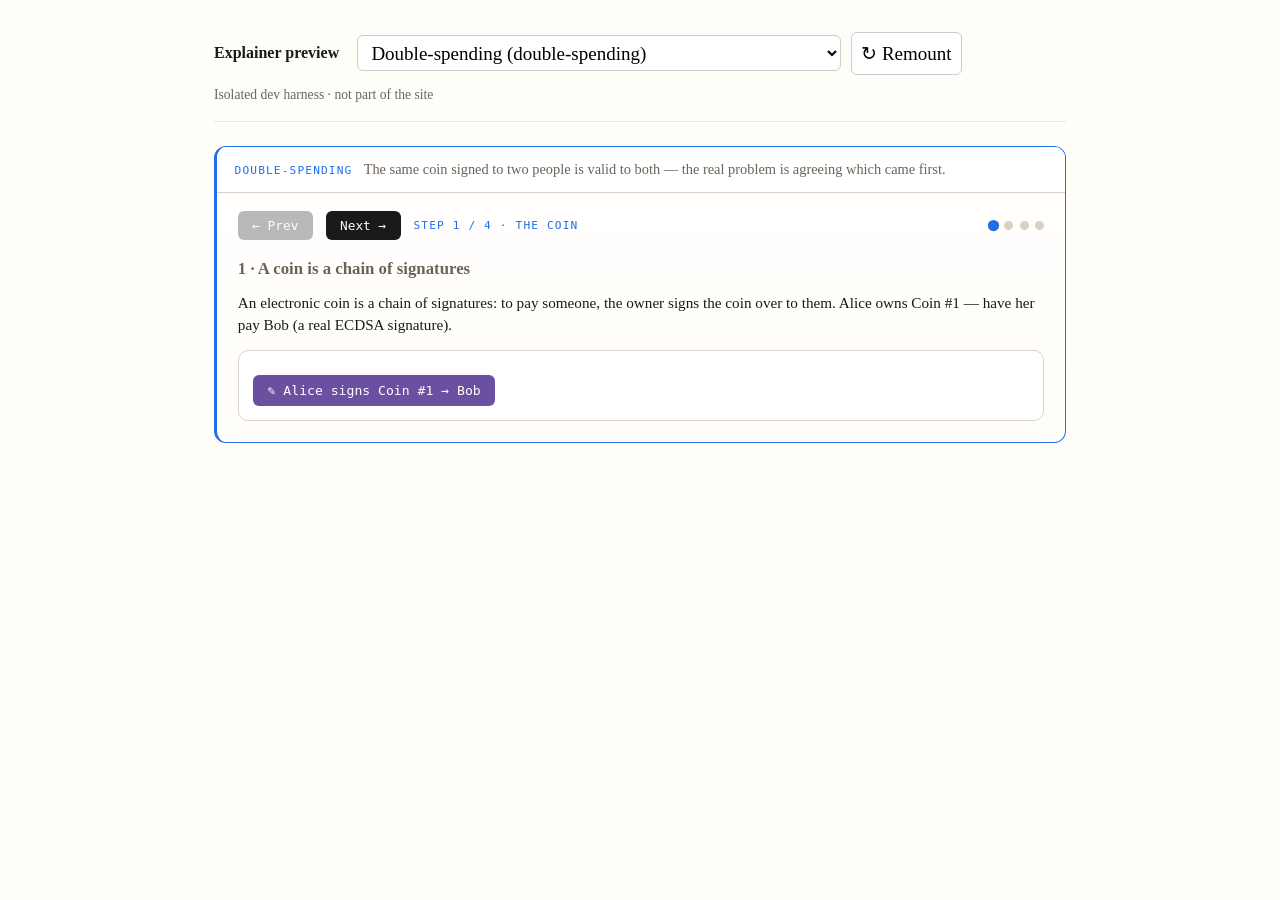
<file: dev/explainer-preview.html>
<!DOCTYPE html>
<html lang="en">
<head>
  <meta charset="utf-8">
  <meta name="viewport" content="width=device-width, initial-scale=1">
  <title>Explainer preview · dev harness</title>
  <link rel="stylesheet" href="../assets/style.css">
  <style>
    /* Harness chrome only — the explainer itself uses style.css unchanged. */
    body { max-width: 900px; margin: 0 auto; padding: 2rem 1.5rem 6rem; }
    .ph-bar { display: flex; gap: .6rem; align-items: center; flex-wrap: wrap; margin-bottom: 1.5rem; padding-bottom: 1rem; border-bottom: 1px solid var(--ix-soft, #dce9fb); }
    .ph-bar h1 { font-size: 1rem; margin: 0 .5rem 0 0; font-weight: 600; }
    .ph-bar select, .ph-bar button { font: inherit; padding: .35rem .6rem; border-radius: 6px; border: 1px solid #ccc; background: #fff; cursor: pointer; }
    .ph-note { color: #666; font-size: .85rem; }
    .ph-missing { color: #b00; padding: 1rem; border: 1px solid #f0b0b0; border-radius: 8px; background: #fff5f5; }
    /* Force the panel to render open (no click-to-expand here). */
    .explainer-panel { display: block; }
  </style>
</head>
<body>
  <div class="ph-bar">
    <h1>Explainer preview</h1>
    <select id="ph-pick" aria-label="Choose explainer"></select>
    <button id="ph-remount" title="unmount then mount — exercises the unmount path">↻ Remount</button>
    <span class="ph-note">Isolated dev harness · not part of the site</span>
  </div>
  <div id="ph-mount"></div>

  <!-- Every explainer module, self-registering into window.EXPLAINERS.
       Add a new one here AND in MODULES below — one line each. -->
  <script src="../assets/explainers/_base.js"></script>
  <script src="../assets/explainers/double-spending.js"></script>
  <script src="../assets/explainers/digital-signatures.js"></script>
  <script src="../assets/explainers/merkle-tree.js"></script>
  <script src="../assets/explainers/proof-of-work.js"></script>
  <script src="../assets/explainers/timestamp-server.js"></script>
  <script src="../assets/explainers/electronic-coin.js"></script>
  <script src="../assets/explainers/gamblers-ruin.js"></script>
  <script src="../assets/explainers/longest-chain.js"></script>
  <script src="../assets/explainers/incentive.js"></script>
  <script src="../assets/explainers/one-cpu-one-vote.js"></script>
  <script src="../assets/explainers/mint.js"></script>

  <script>
    // Keys that have a preview here. Keep in sync with the <script> tags above.
    var MODULES = ['double-spending', 'digital-signatures', 'merkle-tree', 'proof-of-work', 'timestamp-server', 'electronic-coin', 'gamblers-ruin', 'longest-chain', 'incentive', 'one-cpu-one-vote', 'mint'];

    var EX = window.EXPLAINERS || {};
    var pick = document.getElementById('ph-pick');
    var mountEl = document.getElementById('ph-mount');
    var current = null; // { mod, body }

    MODULES.forEach(function (k) {
      var o = document.createElement('option');
      o.value = k;
      o.textContent = (EX[k] && EX[k].title) ? EX[k].title + '  (' + k + ')' : k + '  — NOT REGISTERED';
      pick.appendChild(o);
    });

    function keyFromUrl() {
      var m = location.search.match(/[?&]key=([^&]+)/);
      return m ? decodeURIComponent(m[1]) : MODULES[0];
    }

    function unmountCurrent() {
      if (!current) return;
      try { if (current.mod.unmount) current.mod.unmount(current.body); } catch (e) {}
      current = null;
      mountEl.innerHTML = '';
    }

    function render(key) {
      unmountCurrent();
      var mod = EX[key];
      if (!mod) {
        mountEl.innerHTML = '<div class="ph-missing">No module registered for <b>' + key + '</b>. ' +
          'Check the &lt;script&gt; tag and that the file calls window.EXPLAINERS["' + key + '"] = ...</div>';
        return;
      }
      // Reproduce the exact chrome from assets/explainer-panel.js.
      var panel = document.createElement('div');
      panel.className = 'explainer-panel';
      var head = document.createElement('div');
      head.className = 'ex-head';
      head.innerHTML = '<span class="ex-title">' + (mod.title || key) + '</span>' +
        (mod.blurb ? '<span class="ex-blurb">' + mod.blurb + '</span>' : '');
      var body = document.createElement('div');
      body.className = 'ex-body';
      panel.appendChild(head);
      panel.appendChild(body);
      mountEl.appendChild(panel);

      current = { mod: mod, body: body };
      try { mod.mount(body); }
      catch (e) { body.innerHTML = '<p class="ex-error">mount() threw: ' + (e && e.message) + '</p>'; }
    }

    pick.addEventListener('change', function () {
      var k = pick.value;
      history.replaceState(null, '', '?key=' + encodeURIComponent(k));
      render(k);
    });
    document.getElementById('ph-remount').addEventListener('click', function () { render(pick.value); });

    var start = keyFromUrl();
    if (MODULES.indexOf(start) >= 0) pick.value = start;
    render(pick.value);
  </script>
</body>
</html>
</file>
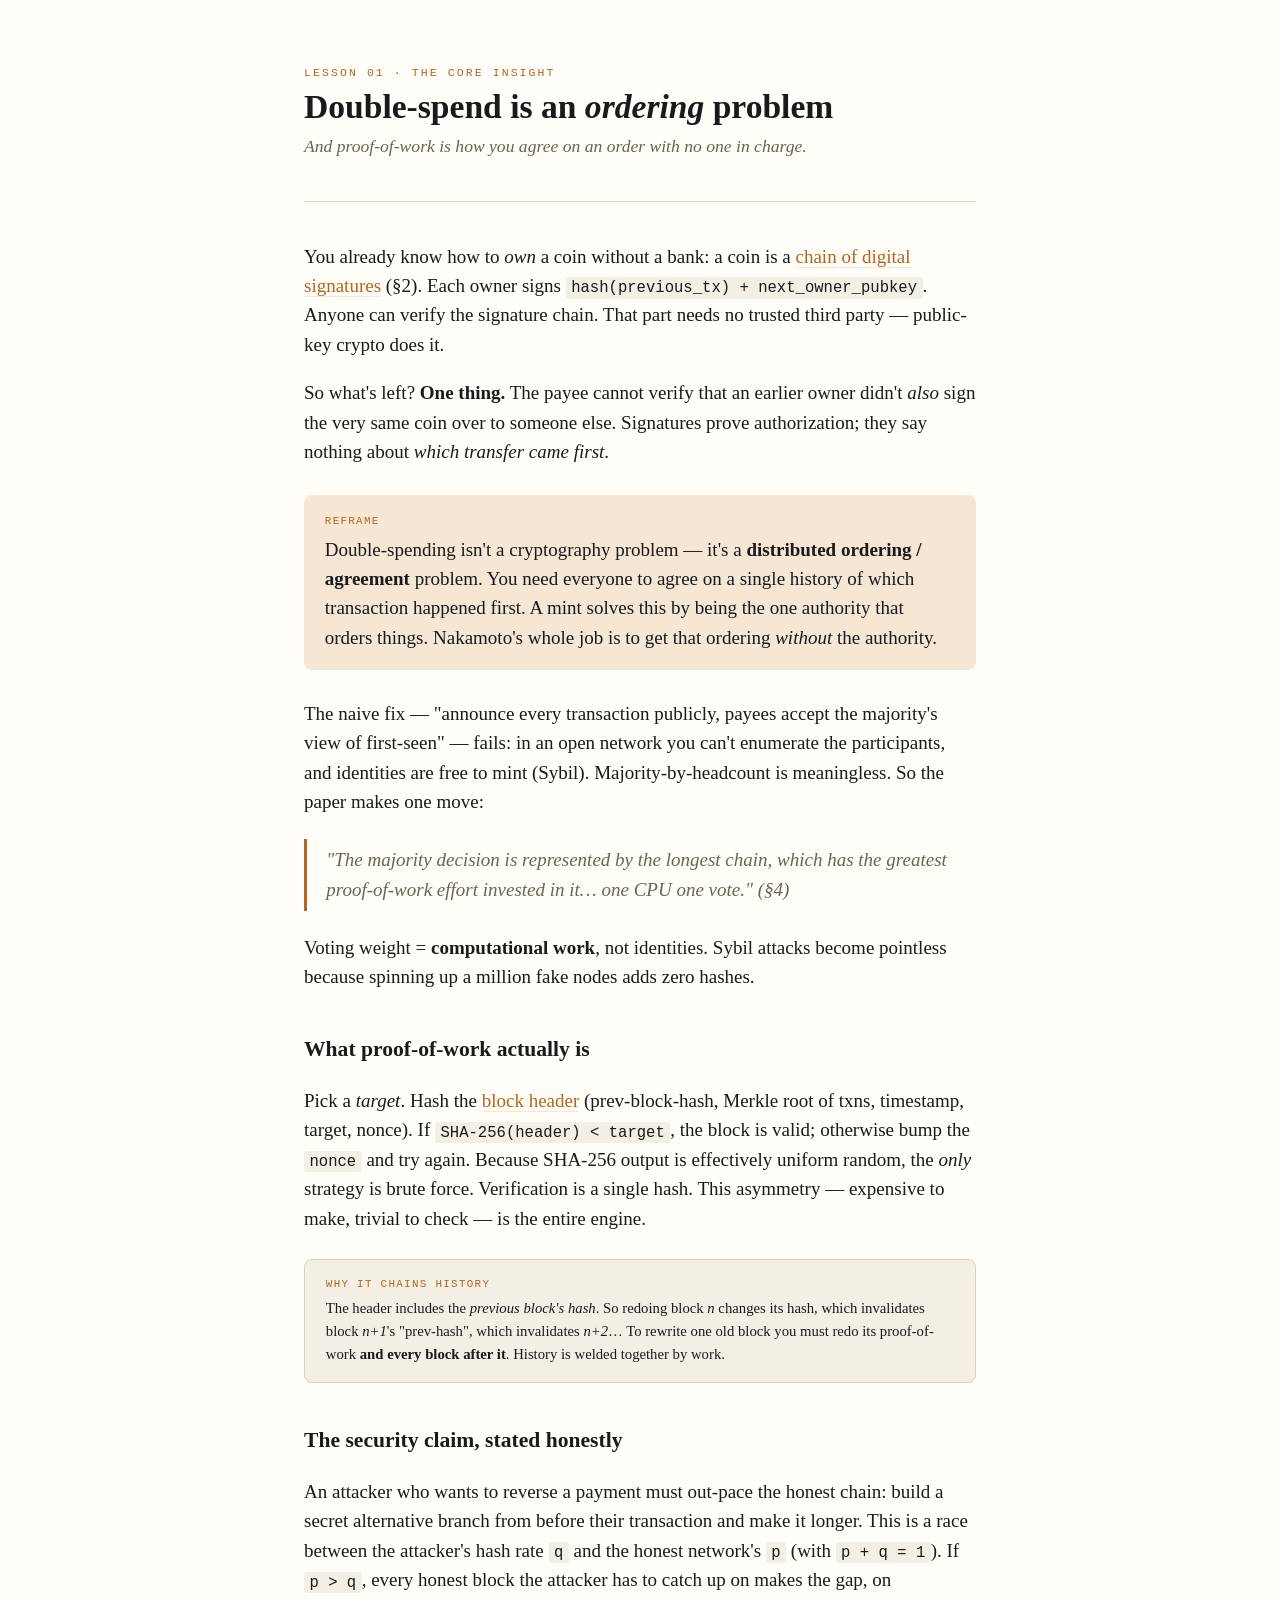
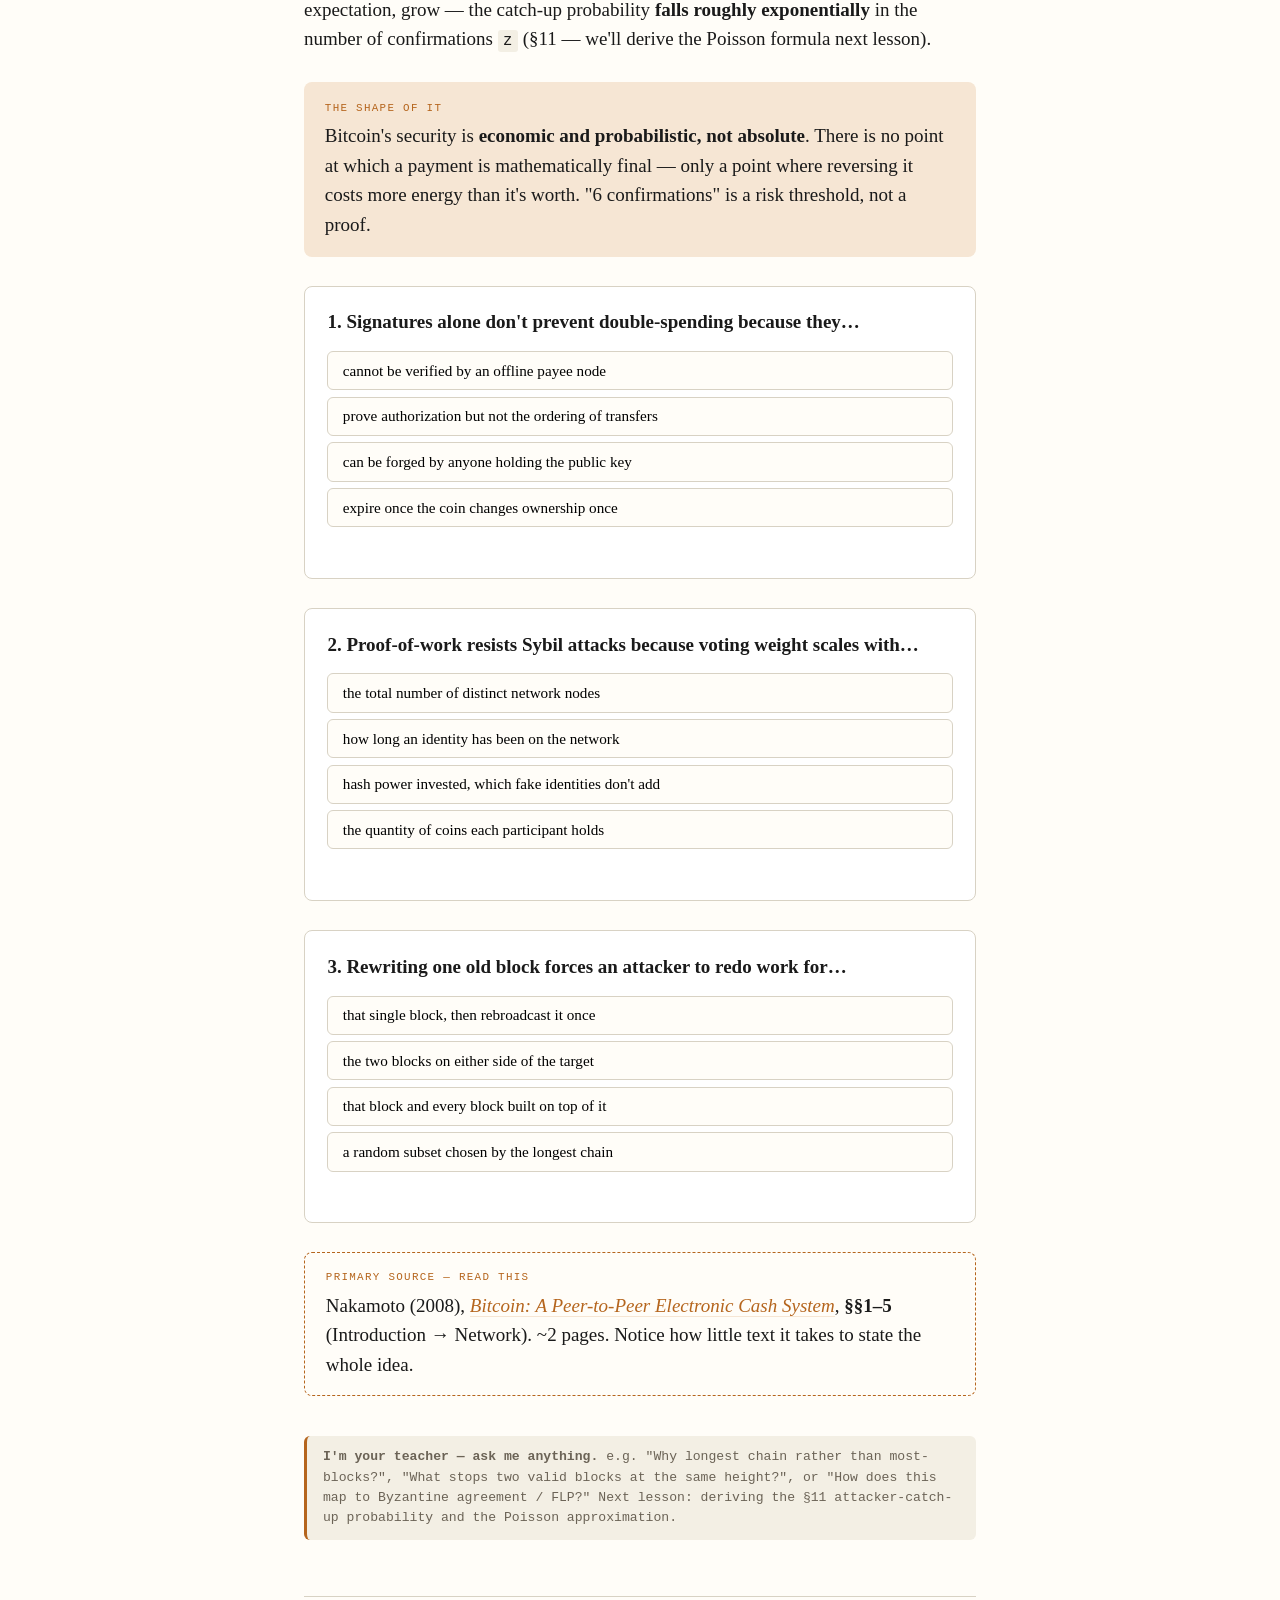
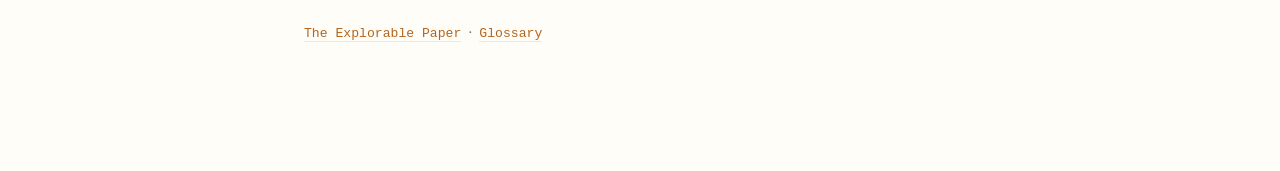
<file: lessons/0001-double-spend-and-proof-of-work.html>
<!DOCTYPE html>
<html lang="en">
<head>
<meta charset="utf-8">
<meta name="viewport" content="width=device-width, initial-scale=1">
<title>Lesson 1 — Double-spend &amp; Proof-of-Work</title>
<link rel="stylesheet" href="../assets/style.css">
</head>
<body>
<div class="kicker">Lesson 01 · The core insight</div>
<h1>Double-spend is an <em>ordering</em> problem</h1>
<p class="subtitle">And proof-of-work is how you agree on an order with no one in charge.</p>
<hr>

<p>You already know how to <em>own</em> a coin without a bank: a coin is a
<a href="../reference/glossary.html">chain of digital signatures</a> (§2). Each owner
signs <code>hash(previous_tx) + next_owner_pubkey</code>. Anyone can verify the
signature chain. That part needs no trusted third party — public-key crypto does it.</p>

<p>So what's left? <strong>One thing.</strong> The payee cannot verify that an earlier
owner didn't <em>also</em> sign the very same coin over to someone else. Signatures
prove authorization; they say nothing about <em>which transfer came first</em>.</p>

<div class="takeaway">
  <span class="label">Reframe</span>
  Double-spending isn't a cryptography problem — it's a <strong>distributed
  ordering / agreement</strong> problem. You need everyone to agree on a single
  history of which transaction happened first. A mint solves this by being the one
  authority that orders things. Nakamoto's whole job is to get that ordering
  <em>without</em> the authority.
</div>

<p>The naive fix — "announce every transaction publicly, payees accept the
majority's view of first-seen" — fails: in an open network you can't enumerate the
participants, and identities are free to mint (Sybil). Majority-by-headcount is
meaningless. So the paper makes one move:</p>

<blockquote>"The majority decision is represented by the longest chain, which has the
greatest proof-of-work effort invested in it… one CPU one vote." (§4)</blockquote>

<p>Voting weight = <strong>computational work</strong>, not identities. Sybil attacks
become pointless because spinning up a million fake nodes adds zero hashes.</p>

<h2>What proof-of-work actually is</h2>
<p>Pick a <em>target</em>. Hash the <a href="../reference/glossary.html">block header</a>
(prev-block-hash, Merkle root of txns, timestamp, target, nonce). If
<code>SHA-256(header) &lt; target</code>, the block is valid; otherwise bump the
<code>nonce</code> and try again. Because SHA-256 output is effectively uniform random,
the <em>only</em> strategy is brute force. Verification is a single hash. This asymmetry
— expensive to make, trivial to check — is the entire engine.</p>

<div class="aside">
  <span class="label">Why it chains history</span>
  The header includes the <em>previous block's hash</em>. So redoing block <em>n</em>
  changes its hash, which invalidates block <em>n+1</em>'s "prev-hash", which
  invalidates <em>n+2</em>… To rewrite one old block you must redo its proof-of-work
  <strong>and every block after it</strong>. History is welded together by work.
</div>

<h2>The security claim, stated honestly</h2>
<p>An attacker who wants to reverse a payment must out-pace the honest chain: build a
secret alternative branch from before their transaction and make it longer. This is a
race between the attacker's hash rate <code>q</code> and the honest network's
<code>p</code> (with <code>p + q = 1</code>). If <code>p &gt; q</code>, every
honest block the attacker has to catch up on makes the gap, on expectation, grow — the
catch-up probability <strong>falls roughly exponentially</strong> in the number of
confirmations <code>z</code> (§11 — we'll derive the Poisson formula next lesson).</p>

<div class="takeaway">
  <span class="label">The shape of it</span>
  Bitcoin's security is <strong>economic and probabilistic, not absolute</strong>.
  There is no point at which a payment is mathematically final — only a point where
  reversing it costs more energy than it's worth. "6 confirmations" is a
  risk threshold, not a proof.
</div>

<div class="quiz" id="quiz">
  <div class="q">1. Signatures alone don't prevent double-spending because they…</div>
  <button class="opt" data-correct="false">cannot be verified by an offline payee node</button>
  <button class="opt" data-correct="true">prove authorization but not the ordering of transfers</button>
  <button class="opt" data-correct="false">can be forged by anyone holding the public key</button>
  <button class="opt" data-correct="false">expire once the coin changes ownership once</button>
  <div class="fb"></div>
</div>

<div class="quiz" id="quiz2">
  <div class="q">2. Proof-of-work resists Sybil attacks because voting weight scales with…</div>
  <button class="opt" data-correct="false">the total number of distinct network nodes</button>
  <button class="opt" data-correct="false">how long an identity has been on the network</button>
  <button class="opt" data-correct="true">hash power invested, which fake identities don't add</button>
  <button class="opt" data-correct="false">the quantity of coins each participant holds</button>
  <div class="fb"></div>
</div>

<div class="quiz" id="quiz3">
  <div class="q">3. Rewriting one old block forces an attacker to redo work for…</div>
  <button class="opt" data-correct="false">that single block, then rebroadcast it once</button>
  <button class="opt" data-correct="false">the two blocks on either side of the target</button>
  <button class="opt" data-correct="true">that block and every block built on top of it</button>
  <button class="opt" data-correct="false">a random subset chosen by the longest chain</button>
  <div class="fb"></div>
</div>

<div class="primary-source">
  <span class="label">Primary source — read this</span>
  Nakamoto (2008), <a href="https://bitcoin.org/bitcoin.pdf"><em>Bitcoin: A Peer-to-Peer
  Electronic Cash System</em></a>, <strong>§§1–5</strong> (Introduction → Network).
  ~2 pages. Notice how little text it takes to state the whole idea.
</div>

<div class="ask">
  <strong>I'm your teacher — ask me anything.</strong> e.g. "Why longest chain rather
  than most-blocks?", "What stops two valid blocks at the same height?", or "How does
  this map to Byzantine agreement / FLP?" Next lesson: deriving the §11 attacker-catch-up
  probability and the Poisson approximation.
</div>

<div class="footer-nav">
  <a href="../index.html">The Explorable Paper</a> &nbsp;·&nbsp;
  <a href="../reference/glossary.html">Glossary</a>
</div>

<script>
document.querySelectorAll('.quiz').forEach(function(q){
  var fb = q.querySelector('.fb');
  q.querySelectorAll('.opt').forEach(function(btn){
    btn.addEventListener('click', function(){
      q.querySelectorAll('.opt').forEach(function(b){ b.disabled = true; });
      var ok = btn.dataset.correct === 'true';
      btn.classList.add(ok ? 'correct' : 'wrong');
      if (!ok) q.querySelector('.opt[data-correct="true"]').classList.add('correct');
      fb.classList.add('show');
      fb.textContent = ok
        ? '✓ Right — ordering is the whole game.'
        : '✗ The defining gap is ordering: signatures authorize, they don’t sequence.';
    });
  });
});
</script>
</body>
</html>
</file>
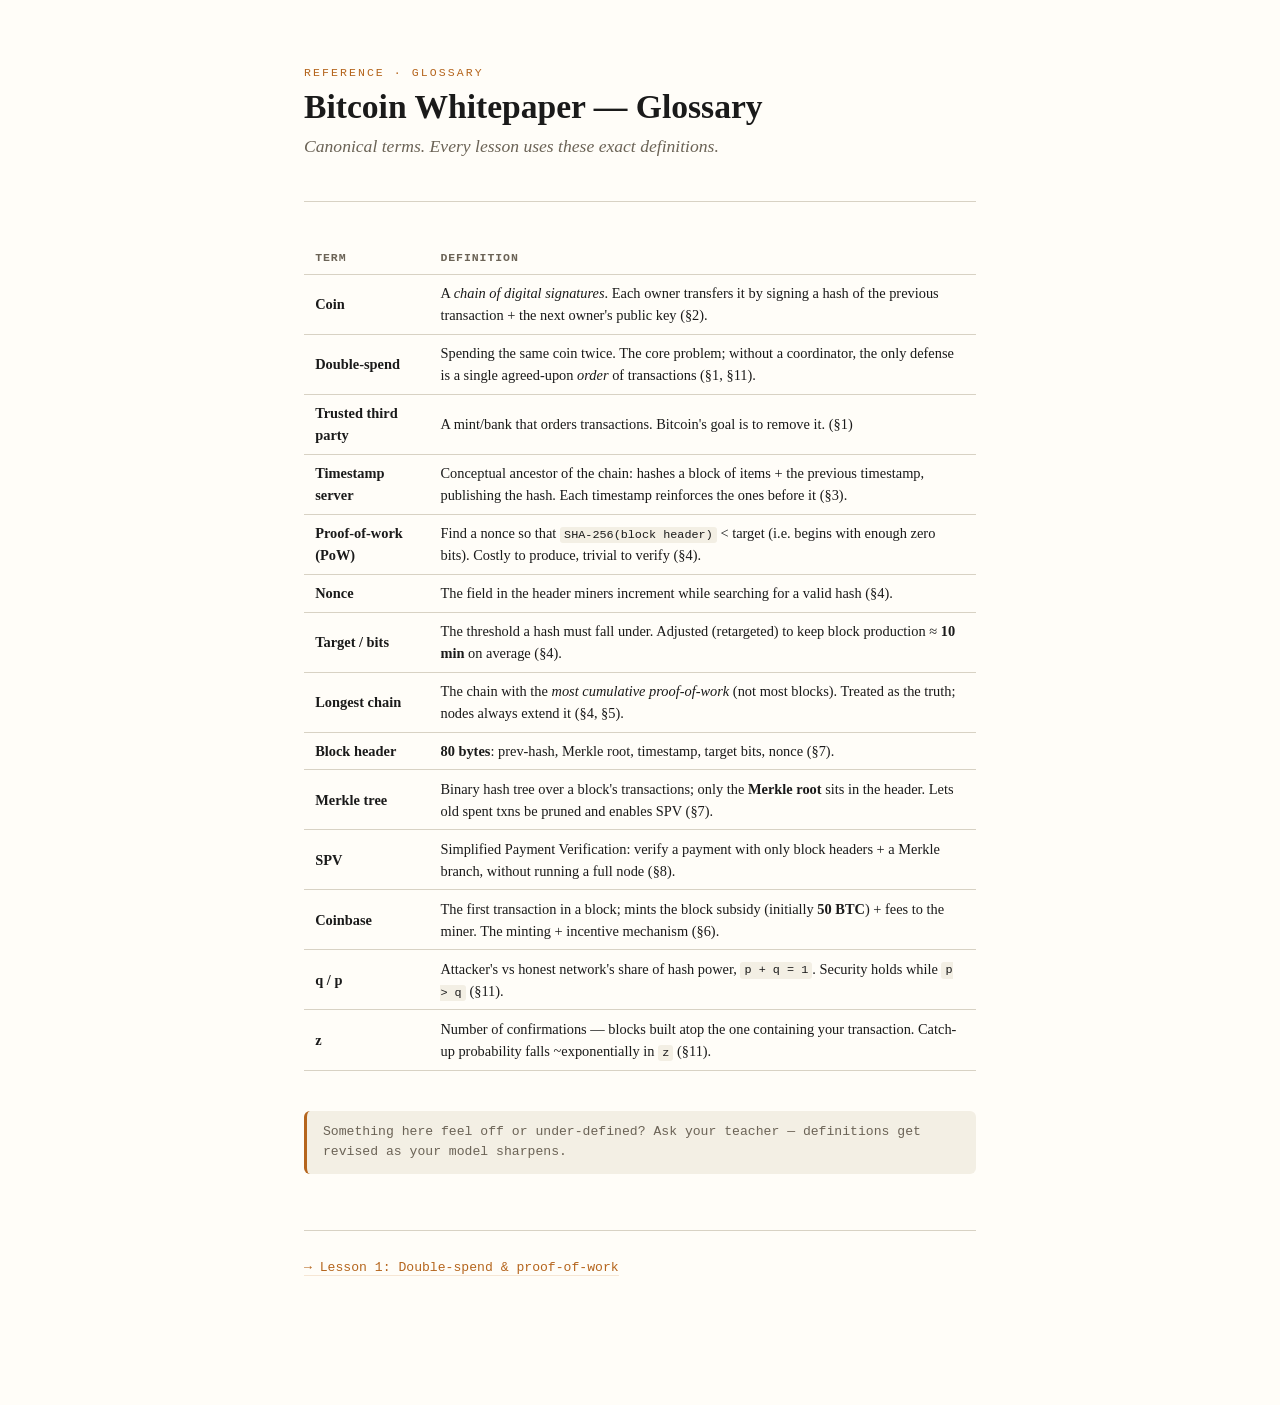
<file: reference/glossary.html>
<!DOCTYPE html>
<html lang="en">
<head>
<meta charset="utf-8">
<meta name="viewport" content="width=device-width, initial-scale=1">
<title>Glossary — Bitcoin Whitepaper</title>
<link rel="stylesheet" href="../assets/style.css">
</head>
<body>
<div class="kicker">Reference · Glossary</div>
<h1>Bitcoin Whitepaper — Glossary</h1>
<p class="subtitle">Canonical terms. Every lesson uses these exact definitions.</p>
<hr>

<table>
<thead><tr><th>Term</th><th>Definition</th></tr></thead>
<tbody>
<tr><td><strong>Coin</strong></td><td>A <em>chain of digital signatures</em>. Each owner transfers it by signing a hash of the previous transaction + the next owner's public key (§2).</td></tr>
<tr><td><strong>Double-spend</strong></td><td>Spending the same coin twice. The core problem; without a coordinator, the only defense is a single agreed-upon <em>order</em> of transactions (§1, §11).</td></tr>
<tr><td><strong>Trusted third party</strong></td><td>A mint/bank that orders transactions. Bitcoin's goal is to remove it. (§1)</td></tr>
<tr><td><strong>Timestamp server</strong></td><td>Conceptual ancestor of the chain: hashes a block of items + the previous timestamp, publishing the hash. Each timestamp reinforces the ones before it (§3).</td></tr>
<tr><td><strong>Proof-of-work (PoW)</strong></td><td>Find a nonce so that <code>SHA-256(block header)</code> &lt; target (i.e. begins with enough zero bits). Costly to produce, trivial to verify (§4).</td></tr>
<tr><td><strong>Nonce</strong></td><td>The field in the header miners increment while searching for a valid hash (§4).</td></tr>
<tr><td><strong>Target / bits</strong></td><td>The threshold a hash must fall under. Adjusted (retargeted) to keep block production ≈ <strong>10 min</strong> on average (§4).</td></tr>
<tr><td><strong>Longest chain</strong></td><td>The chain with the <em>most cumulative proof-of-work</em> (not most blocks). Treated as the truth; nodes always extend it (§4, §5).</td></tr>
<tr><td><strong>Block header</strong></td><td><strong>80 bytes</strong>: prev-hash, Merkle root, timestamp, target bits, nonce (§7).</td></tr>
<tr><td><strong>Merkle tree</strong></td><td>Binary hash tree over a block's transactions; only the <strong>Merkle root</strong> sits in the header. Lets old spent txns be pruned and enables SPV (§7).</td></tr>
<tr><td><strong>SPV</strong></td><td>Simplified Payment Verification: verify a payment with only block headers + a Merkle branch, without running a full node (§8).</td></tr>
<tr><td><strong>Coinbase</strong></td><td>The first transaction in a block; mints the block subsidy (initially <strong>50 BTC</strong>) + fees to the miner. The minting + incentive mechanism (§6).</td></tr>
<tr><td><strong>q / p</strong></td><td>Attacker's vs honest network's share of hash power, <code>p + q = 1</code>. Security holds while <code>p &gt; q</code> (§11).</td></tr>
<tr><td><strong>z</strong></td><td>Number of confirmations — blocks built atop the one containing your transaction. Catch-up probability falls ~exponentially in <code>z</code> (§11).</td></tr>
</tbody>
</table>

<div class="ask">Something here feel off or under-defined? Ask your teacher — definitions get revised as your model sharpens.</div>

<div class="footer-nav">
  <a href="../lessons/0001-double-spend-and-proof-of-work.html">→ Lesson 1: Double-spend &amp; proof-of-work</a>
</div>
</body>
</html>
</file>
<file: assets/style.css>
/* Shared course stylesheet — Tufte-inspired. Every lesson & reference links this. */

:root {
  --ink: #1a1a1a;
  --paper: #fffdf8;
  --faint: #f3efe4;
  --rule: #d8d2c4;
  --accent: #b5651d;       /* bitcoin-ish burnt orange */
  --accent-soft: #f6e6d4;
  --ix: #1f6feb;           /* interactive blue — explainer affordance + panels */
  --ix-soft: #dce9fb;
  --good: #2e7d4f;
  --bad: #b3261e;
  --muted: #6b6356;
  --mono: "SF Mono", "JetBrains Mono", Menlo, Consolas, monospace;
  --serif: Palatino, "Palatino Linotype", "Book Antiqua", Georgia, serif;
}

* { box-sizing: border-box; }

body {
  background: var(--paper);
  color: var(--ink);
  font-family: var(--serif);
  font-size: 19px;
  line-height: 1.55;
  max-width: 720px;
  margin: 0 auto;
  padding: 4rem 1.5rem 8rem;
}

.kicker {
  font-family: var(--mono);
  font-size: 0.72rem;
  letter-spacing: 0.18em;
  text-transform: uppercase;
  color: var(--accent);
  margin-bottom: 0.4rem;
}

h1 { font-size: 2.1rem; line-height: 1.15; margin: 0 0 0.4rem; font-weight: 600; }
h2 { font-size: 1.35rem; margin: 2.6rem 0 0.6rem; font-weight: 600; }
h3 { font-size: 1.05rem; margin: 1.8rem 0 0.4rem; font-weight: 600; color: var(--muted); }

.subtitle { color: var(--muted); font-style: italic; font-size: 1.1rem; margin-top: 0; }

a { color: var(--accent); text-decoration: none; border-bottom: 1px solid var(--accent-soft); }
a:hover { border-bottom-color: var(--accent); }

hr { border: none; border-top: 1px solid var(--rule); margin: 2.5rem 0; }

code { font-family: var(--mono); font-size: 0.82em; background: var(--faint); padding: 0.1em 0.35em; border-radius: 3px; }
pre { font-family: var(--mono); font-size: 0.8rem; line-height: 1.45; background: #2b2620; color: #f0e9dc; padding: 1rem 1.2rem; border-radius: 6px; overflow-x: auto; }
pre code { background: none; padding: 0; color: inherit; }

blockquote {
  margin: 1.4rem 0; padding: 0.4rem 0 0.4rem 1.2rem;
  border-left: 3px solid var(--accent); color: var(--muted); font-style: italic;
}

.aside {
  background: var(--faint); border: 1px solid var(--rule); border-radius: 8px;
  padding: 1rem 1.3rem; margin: 1.6rem 0; font-size: 0.92rem;
}
.aside .label { font-family: var(--mono); font-size: 0.68rem; letter-spacing: 0.12em; text-transform: uppercase; color: var(--accent); display: block; margin-bottom: 0.3rem; }

.takeaway {
  background: var(--accent-soft); border-radius: 8px; padding: 1.1rem 1.3rem; margin: 1.8rem 0;
}
.takeaway .label { font-family: var(--mono); font-size: 0.68rem; letter-spacing: 0.12em; text-transform: uppercase; color: var(--accent); display: block; margin-bottom: 0.3rem; }

/* Interactive quiz widget */
.quiz { border: 1px solid var(--rule); border-radius: 8px; padding: 1.3rem 1.4rem; margin: 1.8rem 0; background: #fff; }
.quiz .q { font-weight: 600; margin-bottom: 0.9rem; }
.quiz .opt {
  display: block; width: 100%; text-align: left; font-family: var(--serif); font-size: 0.95rem;
  background: var(--paper); border: 1px solid var(--rule); border-radius: 6px;
  padding: 0.6rem 0.9rem; margin: 0.4rem 0; cursor: pointer; transition: all 0.12s;
}
.quiz .opt:hover { border-color: var(--accent); }
.quiz .opt.correct { background: #e3f3e8; border-color: var(--good); color: var(--good); }
.quiz .opt.wrong { background: #f9e3e1; border-color: var(--bad); color: var(--bad); }
.quiz .fb { margin-top: 0.8rem; font-size: 0.9rem; min-height: 1.2em; }
.quiz .fb.show { animation: fade 0.3s; }
@keyframes fade { from { opacity: 0; } to { opacity: 1; } }

.footer-nav { margin-top: 3.5rem; padding-top: 1.5rem; border-top: 1px solid var(--rule); font-size: 0.9rem; color: var(--muted); }
.footer-nav a { font-family: var(--mono); font-size: 0.82rem; }

.ask {
  font-family: var(--mono); font-size: 0.82rem; color: var(--muted);
  background: var(--faint); border-radius: 6px; padding: 0.7rem 1rem; margin-top: 2.5rem;
  border-left: 3px solid var(--accent);
}

.primary-source {
  border: 1px dashed var(--accent); border-radius: 8px; padding: 1rem 1.3rem; margin: 1.8rem 0;
}
.primary-source .label { font-family: var(--mono); font-size: 0.68rem; letter-spacing: 0.12em; text-transform: uppercase; color: var(--accent); display: block; margin-bottom: 0.3rem; }

table { border-collapse: collapse; width: 100%; font-size: 0.9rem; margin: 1.4rem 0; }
th, td { text-align: left; padding: 0.45rem 0.7rem; border-bottom: 1px solid var(--rule); }
th { font-family: var(--mono); font-size: 0.72rem; letter-spacing: 0.08em; text-transform: uppercase; color: var(--muted); }

/* ─── Explorable paper: verbatim text + interactive diagrams ─── */

/* Sticky table-of-contents (single-page paper). Floats left on wide screens. */
.paper-toc {
  position: fixed; top: 2rem; left: max(1rem, calc(50% - 620px));
  width: 190px; font-family: var(--mono); font-size: 0.74rem; line-height: 1.5;
  border-left: 2px solid var(--rule); padding-left: 0.9rem;
}
.paper-toc a { display: block; color: var(--muted); border: none; padding: 0.18rem 0; }
.paper-toc a:hover { color: var(--accent); }
.paper-toc a.active { color: var(--accent); font-weight: 600; }
.paper-toc .toc-head { color: var(--accent); letter-spacing: 0.12em; text-transform: uppercase; font-size: 0.66rem; margin-bottom: 0.4rem; }
@media (max-width: 1180px) { .paper-toc { display: none; } }

/* "Fork on GitHub" call-to-action in the header — a badge plus a short note.
 * Not sticky; it scrolls away with the rest of the header. */
.gh-cta { display: flex; align-items: center; gap: 0.5rem 0.85rem; flex-wrap: wrap; margin: 1.1rem 0 0; }
.gh-badge {
  display: inline-flex; align-items: center; gap: 0.45rem; flex-shrink: 0;
  font-family: var(--mono); font-size: 0.72rem; letter-spacing: 0.03em;
  color: var(--ink); background: #fff;
  border: 1px solid var(--rule); border-radius: 999px;
  padding: 0.42rem 0.8rem;
  transition: border-color 0.12s, color 0.12s, box-shadow 0.12s;
}
.gh-badge:hover { border-color: var(--accent); color: var(--accent); box-shadow: 0 1px 6px rgba(0,0,0,0.1); }
.gh-badge svg { width: 15px; height: 15px; fill: currentColor; }
.gh-note { font-size: 0.84rem; color: var(--muted); }

/* Editorial pointer to an interactive explainer, set apart from the verbatim
 * paper text. Used where an inline figure used to sit. */
.explainer-cue {
  font-size: 0.92rem; color: var(--muted);
  border-left: 3px solid var(--ix-soft); padding-left: 0.95rem;
  margin: 1.5rem 0;
}
@media print { .gh-cta { display: none; } }
.paper-section { scroll-margin-top: 1.5rem; }


.paper-body p { margin: 0 0 1.1rem; }
.paper-body .secnum { font-family: var(--mono); font-size: 0.8rem; color: var(--accent); letter-spacing: 0.05em; }
.paper-abstract { background: var(--faint); border-radius: 8px; padding: 1.2rem 1.4rem; font-size: 0.92rem; margin: 1.5rem 0 2.5rem; }
.paper-abstract .label { font-family: var(--mono); font-size: 0.68rem; letter-spacing: 0.12em; text-transform: uppercase; color: var(--accent); display: block; margin-bottom: 0.4rem; }

/* References list — bracketed [n] markers with a hanging indent, mapping to the
 * inline [n] citations in the body. */
.paper-refs { list-style: none; padding-left: 0; counter-reset: ref; font-size: 0.92rem; }
.paper-refs li { counter-increment: ref; padding-left: 2.4rem; text-indent: -2.4rem; margin: 0 0 0.6rem; line-height: 1.5; }
.paper-refs li::before { content: "[" counter(ref) "]\00a0"; font-family: var(--mono); color: var(--muted); }

/* Glossary hover terms */
.term {
  border-bottom: 1px dotted var(--accent); cursor: help; color: inherit;
}
.term:hover { background: var(--accent-soft); }
#tooltip {
  position: fixed; z-index: 50; max-width: 300px; pointer-events: none;
  background: #2b2620; color: #f4eee2; font-family: var(--serif); font-size: 0.82rem;
  line-height: 1.4; padding: 0.6rem 0.8rem; border-radius: 6px;
  box-shadow: 0 6px 24px rgba(0,0,0,0.25); opacity: 0; transition: opacity 0.12s;
}
#tooltip .t-term { font-family: var(--mono); font-size: 0.66rem; letter-spacing: 0.1em; text-transform: uppercase; color: var(--accent); display: block; margin-bottom: 0.25rem; }
#tooltip .t-cta { font-family: var(--mono); font-size: 0.66rem; letter-spacing: 0.04em; color: #8ab4f8; display: block; margin-top: 0.5rem; padding-top: 0.45rem; border-top: 1px solid rgba(255,255,255,0.14); }
#tooltip.show { opacity: 1; }

/* Keywords that also have a click-to-expand interactive explainer: render them
 * as a small tappable chip — soft fill, border, rounded, with the ⊕ inside — so
 * they read as a button, clearly distinct from the dotted hover-only terms. */
.term.has-explainer {
  border-bottom: none; cursor: pointer; color: var(--ix);
  background: var(--ix-soft);
  border: 1px solid #b9d4fb;
  border-radius: 6px;
  padding: 0.04em 0.42em;
  /* Clone the fill/border/padding onto each fragment if the chip wraps a line. */
  -webkit-box-decoration-break: clone; box-decoration-break: clone;
  transition: background 0.12s, border-color 0.12s, color 0.12s;
}
.term.has-explainer .ex-glyph {
  font-family: var(--mono); font-size: 0.78em; vertical-align: baseline;
  color: inherit; margin-left: 0.32em; opacity: 0.85;
}
.term.has-explainer:hover {
  background: #cadffb; border-color: var(--ix);
}
.term.has-explainer:hover .ex-glyph { opacity: 1; }
/* Open state: solid accent fill so the keyword whose panel is showing stands out. */
.term.ex-active, .term.has-explainer.ex-active:hover {
  background: var(--ix); border-color: var(--ix); color: #fff;
}
.term.ex-active .ex-glyph { opacity: 1; }

/* Inert chip used in the lede to show the reader what a clickable explainer
 * chip looks like. Matches .term.has-explainer visually but is not interactive. */
.chip-demo {
  color: var(--ix); background: var(--ix-soft);
  border: 1px solid #b9d4fb; border-radius: 6px;
  padding: 0.04em 0.42em; font-style: normal; white-space: nowrap;
}
.chip-demo .ex-glyph {
  font-family: var(--mono); font-size: 0.78em; color: inherit;
  margin-left: 0.32em; opacity: 0.85;
}

/* The expandable panel inserted below a paragraph when its keyword is clicked. */
.explainer-panel {
  border: 1px solid var(--ix); border-left-width: 3px; border-radius: 12px;
  margin: 1.4rem 0; background: linear-gradient(180deg, #fff, var(--paper));
  overflow: hidden; animation: ex-in 0.18s ease-out;
}
@keyframes ex-in { from { opacity: 0; transform: translateY(-4px); } to { opacity: 1; transform: none; } }
.explainer-panel .ex-head {
  display: flex; align-items: baseline; gap: 0.7rem; flex-wrap: wrap;
  padding: 0.7rem 1.1rem; border-bottom: 1px solid var(--rule); background: #fff;
}
.explainer-panel .ex-title {
  font-family: var(--mono); font-size: 0.7rem; letter-spacing: 0.1em;
  text-transform: uppercase; color: var(--ix);
}
.explainer-panel .ex-blurb { font-size: 0.9rem; color: var(--muted); }
.explainer-panel .ex-close {
  margin-left: auto; background: none; border: none; cursor: pointer;
  font-size: 1rem; line-height: 1; color: var(--muted); padding: 0.2rem 0.3rem;
}
.explainer-panel .ex-close:hover { color: var(--ink); }
.explainer-panel .ex-body .explorable { border: none; border-radius: 0; margin: 0; background: none; }
.explainer-panel .caption .step-label { color: var(--ix); }
.explainer-panel .dots i.on { background: var(--ix); }
.explainer-panel .ex-error { padding: 1rem 1.1rem; color: var(--bad); }

/* Interactive explainer widgets — HTML-based panels stepped with next/prev.
 * Light theme; reuses the paper's variables. Used by explainers that run real
 * interactivity (inputs, buttons, live computation) instead of animated SVG. */
.exw { padding: 1.1rem 1.3rem 1.3rem; font-size: 0.95rem; }
.exw-nav { display: flex; align-items: center; gap: 0.8rem; margin-bottom: 1rem; }
.exw-nav button {
  font-family: var(--mono); font-size: 0.8rem; cursor: pointer;
  background: var(--ink); color: var(--paper); border: none; border-radius: 6px; padding: 0.45rem 0.9rem;
}
.exw-nav button:disabled { opacity: 0.3; cursor: default; }
.exw-stepname { font-family: var(--mono); font-size: 0.7rem; letter-spacing: 0.1em; text-transform: uppercase; color: var(--ix); }
.exw-dots { display: flex; gap: 0.4rem; margin-left: auto; }
.exw-dots i { width: 9px; height: 9px; border-radius: 50%; background: var(--rule); transition: background 0.15s, transform 0.15s; }
.exw-dots i.on { background: var(--ix); transform: scale(1.25); }
.exw-step { display: none; }
.exw-step.on { display: block; animation: ex-in 0.18s ease-out; }
.exw-step h3 { margin: 0 0 0.6rem; font-size: 1.05rem; }
.exw p { margin: 0 0 0.8rem; line-height: 1.5; }
.exw-grid { display: grid; gap: 0.8rem; margin-bottom: 0.8rem; }
@media (min-width: 540px) { .exw-grid.cols2 { grid-template-columns: 1fr 1fr; } .exw-grid.cols3 { grid-template-columns: 1fr 1fr 1fr; } }
.exw-card { border: 1px solid var(--rule); border-radius: 10px; padding: 0.9rem; background: #fff; }
.exw-label { font-family: var(--mono); font-size: 0.64rem; letter-spacing: 0.08em; text-transform: uppercase; color: var(--muted); display: block; margin-bottom: 0.35rem; }
.exw-input, .exw-textarea {
  width: 100%; font-family: var(--mono); font-size: 0.88rem; padding: 0.5rem 0.6rem;
  border: 1px solid var(--rule); border-radius: 6px; background: var(--paper); color: var(--ink);
}
.exw-input:focus, .exw-textarea:focus { outline: none; border-color: var(--ix); }
.exw-textarea { resize: vertical; }
.exw-btn {
  font-family: var(--mono); font-size: 0.82rem; cursor: pointer; border: none; border-radius: 6px;
  padding: 0.5rem 0.9rem; color: #fff; background: var(--ix); display: inline-flex; align-items: center; gap: 0.4rem; margin-top: 0.6rem;
}
.exw-btn:disabled { opacity: 0.5; cursor: default; }
.exw-btn.sign { background: #6b4fa0; }
.exw-btn.verify { background: var(--good); }
.exw-btn.danger { background: var(--bad); }
.exw-btn.ghost { background: none; color: var(--muted); border: 1px solid var(--rule); }
.exw-key { border-radius: 8px; padding: 0.7rem 0.8rem; }
.exw-key.priv { background: #ece6f5; border: 1px solid #6b4fa0; }
.exw-key.pub { background: var(--accent-soft); border: 1px solid var(--accent); }
.exw-key h4 { margin: 0 0 0.3rem; font-size: 0.92rem; }
.exw-key p { margin: 0; font-size: 0.8rem; color: var(--muted); }
.exw-hex { font-family: var(--mono); font-size: 0.72rem; word-break: break-all; line-height: 1.55; background: var(--faint); border-radius: 6px; padding: 0.5rem; }
.exw-row { display: flex; align-items: center; justify-content: space-between; gap: 0.6rem; }
.exw-result { display: flex; gap: 0.7rem; border-radius: 8px; padding: 0.8rem; margin-top: 0.8rem; }
.exw-result.ok { background: #e8f0ec; border: 1px solid var(--good); }
.exw-result.bad { background: #f9e3e1; border: 1px solid var(--bad); }
.exw-result b { display: block; margin-bottom: 0.2rem; }
.exw-result.ok b { color: var(--good); } .exw-result.bad b { color: var(--bad); }
.exw-result .small { font-size: 0.82rem; color: var(--muted); }
.exw-tag { font-family: var(--mono); font-size: 0.66rem; color: var(--bad); }
.exw-note { font-size: 0.85rem; color: var(--muted); background: var(--faint); border-radius: 6px; padding: 0.6rem 0.7rem; }
.exw-arrow { color: var(--muted); text-align: center; font-size: 1.1rem; }

/* End-to-end flow diagram — HTML/CSS boxes + arrows, wraps responsively */
.exw-flow .exw-label { display: block; margin: 0.6rem 0 0.4rem; }
.exw-flowrow { display: flex; align-items: center; flex-wrap: wrap; gap: 0.5rem; }
.exw-fcol { display: flex; flex-direction: column; gap: 0.4rem; }
.exw-fbox {
  font-family: var(--mono); font-size: 0.78rem; padding: 0.45rem 0.6rem;
  border: 1px solid var(--rule); border-radius: 8px; background: #fff; white-space: nowrap;
}
.exw-fbox.sign { background: #ece6f5; border-color: #6b4fa0; }
.exw-fbox.verify { background: var(--ix-soft); border-color: var(--ix); }
.exw-fbox.pub { background: #e8f0ec; border-color: var(--good); }
.exw-fbox.ok { background: #e8f0ec; border-color: var(--good); color: var(--good); }
.exw-fbox.bad { background: #f9e3e1; border-color: var(--bad); color: var(--bad); }
.exw-farrow { color: var(--muted); font-family: var(--mono); font-size: 0.72rem; white-space: nowrap; }
.exw-wire { font-family: var(--mono); font-size: 0.72rem; color: var(--muted); border-top: 1px dashed var(--rule); margin: 0.7rem 0; padding-top: 0.5rem; text-align: center; }

/* Merkle tree widget (merkle-tree.js) */
.exw-mtree { display: flex; flex-direction: column; align-items: center; gap: 0.55rem; }
.exw-mrow { display: flex; gap: 0.5rem; justify-content: center; flex-wrap: wrap; }
.exw-mcap { font-family: var(--mono); font-size: 0.64rem; color: var(--muted); }
.exw-mnode {
  font-family: var(--mono); font-size: 0.72rem; text-align: center; min-width: 88px;
  border: 1px solid var(--rule); border-radius: 8px; padding: 0.4rem 0.5rem; background: #fff;
  transition: background 0.15s, border-color 0.15s, color 0.15s;
}
.exw-mnode .lab { display: block; font-size: 0.56rem; letter-spacing: 0.06em; text-transform: uppercase; color: var(--muted); margin-bottom: 0.2rem; }
.exw-mnode.root { border-color: var(--ix); background: var(--ix-soft); }
.exw-mnode.changed { border-color: var(--bad); background: #f9e3e1; color: var(--bad); }
.exw-mnode.changed .lab { color: var(--bad); }
.exw-mnode.branch { border-color: var(--accent); background: var(--accent-soft); }
.exw-mnode.proven { border-color: var(--good); background: #e8f0ec; }

/* Proof-of-work widget (proof-of-work.js) */
.exw-hashbig { font-family: var(--mono); font-size: 0.82rem; word-break: break-all; line-height: 1.55; background: var(--faint); border-radius: 6px; padding: 0.55rem 0.6rem; }
.exw-hashbig .z { color: var(--good); font-weight: 700; }
.exw-hashbig .zno { color: var(--accent); font-weight: 700; }
.exw-hashbig .rest { color: var(--ink); }
.exw-counter { font-family: var(--mono); font-size: 1.5rem; font-weight: 700; color: var(--ix); font-variant-numeric: tabular-nums; }

/* Chain-of-blocks widget (timestamp-server.js) */
.exw-chain { display: flex; flex-direction: column-reverse; gap: 0; }
.exw-block { border: 1px solid var(--rule); border-radius: 10px; padding: 0.55rem 0.7rem; background: #fff; transition: background 0.15s, border-color 0.15s; }
.exw-block.genesis { border-style: dashed; }
.exw-block.changed { border-color: var(--bad); background: #f9e3e1; }
.exw-block .bk-head { font-family: var(--mono); font-size: 0.58rem; letter-spacing: 0.08em; text-transform: uppercase; color: var(--muted); margin-bottom: 0.35rem; }
.exw-block.changed .bk-head { color: var(--bad); }
.exw-block .bk-field { display: flex; align-items: center; gap: 0.5rem; margin-top: 0.25rem; }
.exw-block .bk-lab { font-family: var(--mono); font-size: 0.58rem; letter-spacing: 0.06em; text-transform: uppercase; color: var(--muted); width: 2.6rem; flex: none; }
.exw-block .bk-prev, .exw-block .bk-hash { font-family: var(--mono); font-size: 0.72rem; word-break: break-all; }
.exw-block .bk-prev { color: var(--muted); }
.exw-block .bk-hash { color: var(--ix); }
.exw-block.changed .bk-hash { color: var(--bad); }
.exw-block .bk-data { font-size: 0.85rem; }
.exw-block .bk-field .exw-input { margin: 0; }
.exw-blink { font-family: var(--mono); font-size: 0.62rem; color: var(--muted); text-align: center; padding: 0.2rem 0; }
.exw-blink.broken { color: var(--bad); }

/* Shared small helpers used across explainers */
.exw .small { font-size: 0.82rem; color: var(--muted); }
.exw .ok { color: var(--good); font-weight: 600; }
.exw .bad { color: var(--bad); font-weight: 600; }
.exw-mono { font-family: var(--mono); }

/* Electronic-coin widget (electronic-coin.js) */
.exw-person { display: inline-flex; flex-direction: column; gap: 0.1rem; border: 1px solid var(--rule); border-radius: 8px; padding: 0.35rem 0.6rem; margin: 0 0.4rem 0.4rem 0; background: #fff; }
.exw-person .pn { font-weight: 600; font-size: 0.85rem; }
.exw-person .pk { font-family: var(--mono); font-size: 0.62rem; color: var(--muted); }
.exw-person.mint { border-color: var(--ix); }
.exw-person.mallory { border-color: var(--bad); background: #f9e3e1; }
.exw-coin { overflow-x: auto; }
.exw-coinrow { display: flex; align-items: stretch; gap: 0; min-width: min-content; }
.exw-tx { border: 1px solid var(--rule); border-radius: 10px; padding: 0.5rem 0.65rem; background: #fff; min-width: 9.5rem; flex: none; transition: background 0.15s, border-color 0.15s; }
.exw-tx.ok { border-color: var(--good); background: #e8f0ec; }
.exw-tx.bad { border-color: var(--bad); background: #f9e3e1; }
.exw-tx .tx-head { font-family: var(--mono); font-size: 0.58rem; letter-spacing: 0.06em; text-transform: uppercase; color: var(--muted); margin-bottom: 0.35rem; }
.exw-tx .tx-line { display: flex; align-items: center; gap: 0.4rem; margin-top: 0.2rem; font-size: 0.78rem; }
.exw-tx .tx-lab { font-family: var(--mono); font-size: 0.56rem; letter-spacing: 0.05em; text-transform: uppercase; color: var(--muted); width: 4.2rem; flex: none; }
.exw-tx .tx-hash { font-family: var(--mono); font-size: 0.66rem; color: var(--muted); word-break: break-all; }
.exw-tx .tx-by { color: #6b4fa0; font-weight: 600; }
.exw-tx .exw-redir { font-size: 0.72rem; padding: 0.1rem 0.25rem; height: auto; }
.exw-clink { display: flex; align-items: center; font-family: var(--mono); font-size: 0.6rem; color: var(--muted); padding: 0 0.35rem; }
.exw-clink.broken { color: var(--bad); }

/* Gambler's-ruin random-walk widget (gamblers-ruin.js) */
.exw-walk { border: 1px solid var(--rule); border-radius: 10px; padding: 0.7rem 0.8rem; background: var(--faint); }
.exw-leadbox { font-family: var(--mono); font-size: 0.7rem; letter-spacing: 0.06em; text-transform: uppercase; color: var(--muted); display: flex; align-items: baseline; gap: 0.6rem; }
.exw-lead { font-size: 1.9rem; font-weight: 700; color: var(--good); font-variant-numeric: tabular-nums; }
.exw-lead.caught { color: var(--bad); }
.exw-track { display: flex; flex-wrap: wrap; gap: 0.2rem; margin: 0.5rem 0; min-height: 1.4rem; }
.exw-chip { font-family: var(--mono); font-size: 0.64rem; font-weight: 700; border-radius: 4px; padding: 0.05rem 0.3rem; color: #fff; }
.exw-chip.up { background: var(--good); }
.exw-chip.down { background: var(--bad); }
.exw-chip.more { background: none; color: var(--muted); font-weight: 400; }
.exw-walkmsg { font-size: 0.85rem; color: var(--ink); margin-top: 0.3rem; }
.exw-controls2 { display: flex; flex-wrap: wrap; gap: 1.4rem; font-family: var(--mono); font-size: 0.82rem; margin-top: 0.4rem; }
.exw-controls2 label { display: flex; flex-direction: column; gap: 0.2rem; }
.exw-controls2 input[type=range] { width: 190px; }
.exw-barrow { display: flex; align-items: center; gap: 0.6rem; margin: 0.35rem 0; }
.exw-barlab { font-family: var(--mono); font-size: 0.72rem; width: 11rem; flex: none; color: var(--muted); }
.exw-bartrack { flex: 1; height: 0.85rem; background: #fff; border: 1px solid var(--rule); border-radius: 4px; overflow: hidden; }
.exw-bar { display: block; height: 100%; }
.exw-barval { font-family: var(--mono); font-size: 0.75rem; width: 6rem; flex: none; text-align: right; }

/* Longest-chain widget (longest-chain.js) */
.exw-lc { display: flex; flex-direction: column; gap: 0.4rem; }
.exw-lcrow { display: flex; align-items: center; flex-wrap: wrap; gap: 0.15rem; }
/* Fork view: a shared trunk on the left and a bracket that splits into the two
 * branches. The bracket is the border-left on .exw-lcbranches; centering the
 * tree vertically puts #2 at the midpoint between branch A and branch B. */
.exw-lctree { display: flex; align-items: center; flex-wrap: wrap; gap: 0.2rem 0.1rem; }
.exw-lctrunk { display: flex; flex-direction: column; gap: 0.3rem; align-items: flex-start; }
.exw-lctrunkrow { display: flex; align-items: center; gap: 0.15rem; }
.exw-lctrunk .exw-lctag { margin-left: 0; }
.exw-lcbranches { display: flex; flex-direction: column; gap: 0.55rem; border-left: 2px solid var(--muted); padding-left: 0.85rem; margin-left: 0.1rem; }
.exw-lcbranch { display: flex; align-items: center; flex-wrap: wrap; gap: 0.15rem; }
.exw-lcblk { font-family: var(--mono); font-size: 0.72rem; font-weight: 700; border: 1px solid var(--rule); border-radius: 6px; padding: 0.3rem 0.5rem; background: #fff; color: var(--ink); }
.exw-lcblk.shared { border-color: var(--muted); }
.exw-lcblk.active { border-color: var(--good); background: #e8f0ec; color: var(--good); }
.exw-lcblk.stale { border-color: var(--rule); background: var(--faint); color: var(--muted); text-decoration: line-through; }
.exw-lcblk.tie { border-color: var(--ix); background: var(--ix-soft); color: var(--ix); }
.exw-lcarrow { font-family: var(--mono); color: var(--muted); font-size: 0.7rem; }
.exw-lcbl { font-family: var(--mono); font-size: 0.6rem; letter-spacing: 0.05em; text-transform: uppercase; color: var(--muted); margin-right: 0.3rem; }
.exw-lctag { font-family: var(--mono); font-size: 0.62rem; color: var(--muted); margin-left: 0.5rem; }
.exw-lctag.active { color: var(--good); }
.exw-lctag.stale { color: var(--muted); }

/* Incentive widget (incentive.js) */
.exw-cb { display: flex; align-items: center; gap: 0.6rem; flex-wrap: wrap; font-family: var(--mono); font-size: 0.82rem; margin-top: 0.3rem; }
.exw-cb-from { color: var(--muted); }
.exw-cb-to { color: var(--good); font-weight: 700; border: 1px solid var(--good); background: #e8f0ec; border-radius: 6px; padding: 0.2rem 0.5rem; }
.exw-statgrid { display: flex; flex-wrap: wrap; gap: 1.4rem; }
.exw-statgrid > div { display: flex; flex-direction: column; gap: 0.1rem; }
.exw-big { font-family: var(--mono); font-size: 1.4rem; font-weight: 700; color: var(--ink); font-variant-numeric: tabular-nums; line-height: 1.1; }

/* Inputs-outputs widget (inputs-outputs.js) */
.exw-chunks { display: flex; align-items: center; flex-wrap: wrap; gap: 0.4rem; }
.exw-chunk { font-family: var(--mono); font-size: 0.82rem; border: 1px solid var(--rule); border-radius: 8px; padding: 0.35rem 0.6rem; background: #fff; }
.exw-chunk.pick { cursor: pointer; color: var(--ink); }
.exw-chunk.pick.sel { border-color: var(--ix); background: var(--ix-soft); color: var(--ix); font-weight: 700; }
.exw-txio { display: flex; align-items: stretch; gap: 0.8rem; flex-wrap: wrap; }
.exw-txio .io-side { flex: 1; min-width: 11rem; border: 1px solid var(--rule); border-radius: 10px; padding: 0.5rem 0.65rem; background: #fff; }
.exw-txio .io-cap { font-family: var(--mono); font-size: 0.58rem; letter-spacing: 0.06em; color: var(--muted); margin-bottom: 0.4rem; }
.exw-txio .io-item { font-family: var(--mono); font-size: 0.8rem; border-radius: 6px; padding: 0.25rem 0.45rem; margin-top: 0.25rem; background: var(--faint); }
.exw-txio .io-item.in { border-left: 3px solid var(--muted); }
.exw-txio .io-item.pay { border-left: 3px solid var(--ix); }
.exw-txio .io-item.change { border-left: 3px solid var(--good); }
.exw-txio .io-item.empty { color: var(--muted); background: none; }
.exw-txio .io-fee { font-family: var(--mono); font-size: 0.74rem; color: var(--accent); margin-top: 0.4rem; }
.exw-txio .io-eq { display: flex; align-items: center; justify-content: center; font-size: 1.4rem; color: var(--muted); min-width: 1.4rem; }
/* §9 build-a-transaction controls: each input on its own labelled row. */
.io-controls { display: flex; flex-direction: column; gap: 1rem; }
.io-ctl-inline { display: flex; flex-wrap: wrap; gap: 1rem 2rem; align-items: flex-end; }
.io-field { display: flex; flex-direction: column; }
.io-field .exw-label { margin-bottom: 0.4rem; }
.io-num { display: inline-flex; align-items: center; gap: 0.4rem; }
.io-num .exw-input { width: 5rem; margin: 0; }
.io-num .io-unit { font-family: var(--mono); font-size: 0.82rem; color: var(--muted); }
.io-field-fee { flex: 1; min-width: 13rem; }
.io-field-fee input[type=range] { width: 100%; margin: 0; }

/* Explorable diagram frame + stepper */
.explorable {
  border: 1px solid var(--rule); border-radius: 12px; margin: 2rem 0;
  background: linear-gradient(180deg, #fff, var(--paper)); overflow: hidden;
}
.explorable .stage { padding: 0.5rem 0.5rem 0; }
.explorable svg { width: 100%; height: auto; display: block; }
.explorable .caption {
  min-height: 3.2em; padding: 0.9rem 1.4rem; font-size: 0.98rem;
  border-top: 1px solid var(--rule); background: #fff;
}
.explorable .caption .step-label { font-family: var(--mono); font-size: 0.68rem; color: var(--accent); letter-spacing: 0.1em; display: block; margin-bottom: 0.2rem; }
.explorable .controls {
  display: flex; align-items: center; gap: 0.8rem; padding: 0.7rem 1.4rem 1rem; background: #fff;
}
.explorable .controls button {
  font-family: var(--mono); font-size: 0.8rem; cursor: pointer;
  background: var(--ink); color: var(--paper); border: none; border-radius: 6px; padding: 0.45rem 0.9rem;
  transition: opacity 0.12s;
}
.explorable .controls button:hover { opacity: 0.85; }
.explorable .controls button:disabled { opacity: 0.3; cursor: default; }
.explorable .controls .replay { background: none; color: var(--muted); border: 1px solid var(--rule); }
.explorable .dots { display: flex; gap: 0.4rem; margin-left: auto; }
.explorable .dots i {
  width: 9px; height: 9px; border-radius: 50%; background: var(--rule); cursor: pointer; transition: background 0.15s, transform 0.15s;
}
.explorable .dots i.on { background: var(--accent); transform: scale(1.25); }

/* SVG diagram element styling (Bitcoin Figure 1 reimagined) */
.dg-card { fill: #fff; stroke: var(--rule); stroke-width: 1.5; }
.dg-card-head { fill: var(--faint); }
.dg-label { font-family: var(--mono); font-size: 12px; fill: var(--ink); }
.dg-sub { font-family: var(--mono); font-size: 10px; fill: var(--muted); }
.dg-title { font-family: var(--serif); font-weight: 600; font-size: 13px; fill: var(--ink); }
.dg-key { fill: var(--accent-soft); stroke: var(--accent); stroke-width: 1.2; }
.dg-priv { fill: #ece6f5; stroke: #6b4fa0; stroke-width: 1.2; }
.dg-hash { fill: #e8f0ec; stroke: var(--good); stroke-width: 1.2; }
.dg-sig { fill: #fbeede; stroke: var(--accent); stroke-width: 1.2; }
.dg-arrow { fill: none; stroke: var(--muted); stroke-width: 2; }
.dg-arrow-verify { stroke: var(--good); stroke-dasharray: 5 4; }
.dg-arrow-sign { stroke: #6b4fa0; }
.dg-arrow-label { font-family: var(--mono); font-size: 10px; }
.dg-ghost { fill: #f9e3e1; stroke: var(--bad); stroke-width: 1.5; }
.dg-bad { fill: var(--bad); font-family: var(--mono); font-size: 12px; }

@media print {
  body { font-size: 11pt; max-width: none; padding: 0; }
  .quiz, .ask, .footer-nav, .explorable .controls, .explorable .dots { display: none; }
  .explorable svg * { opacity: 1 !important; }
  a { color: var(--ink); border: none; }
}
</file>
